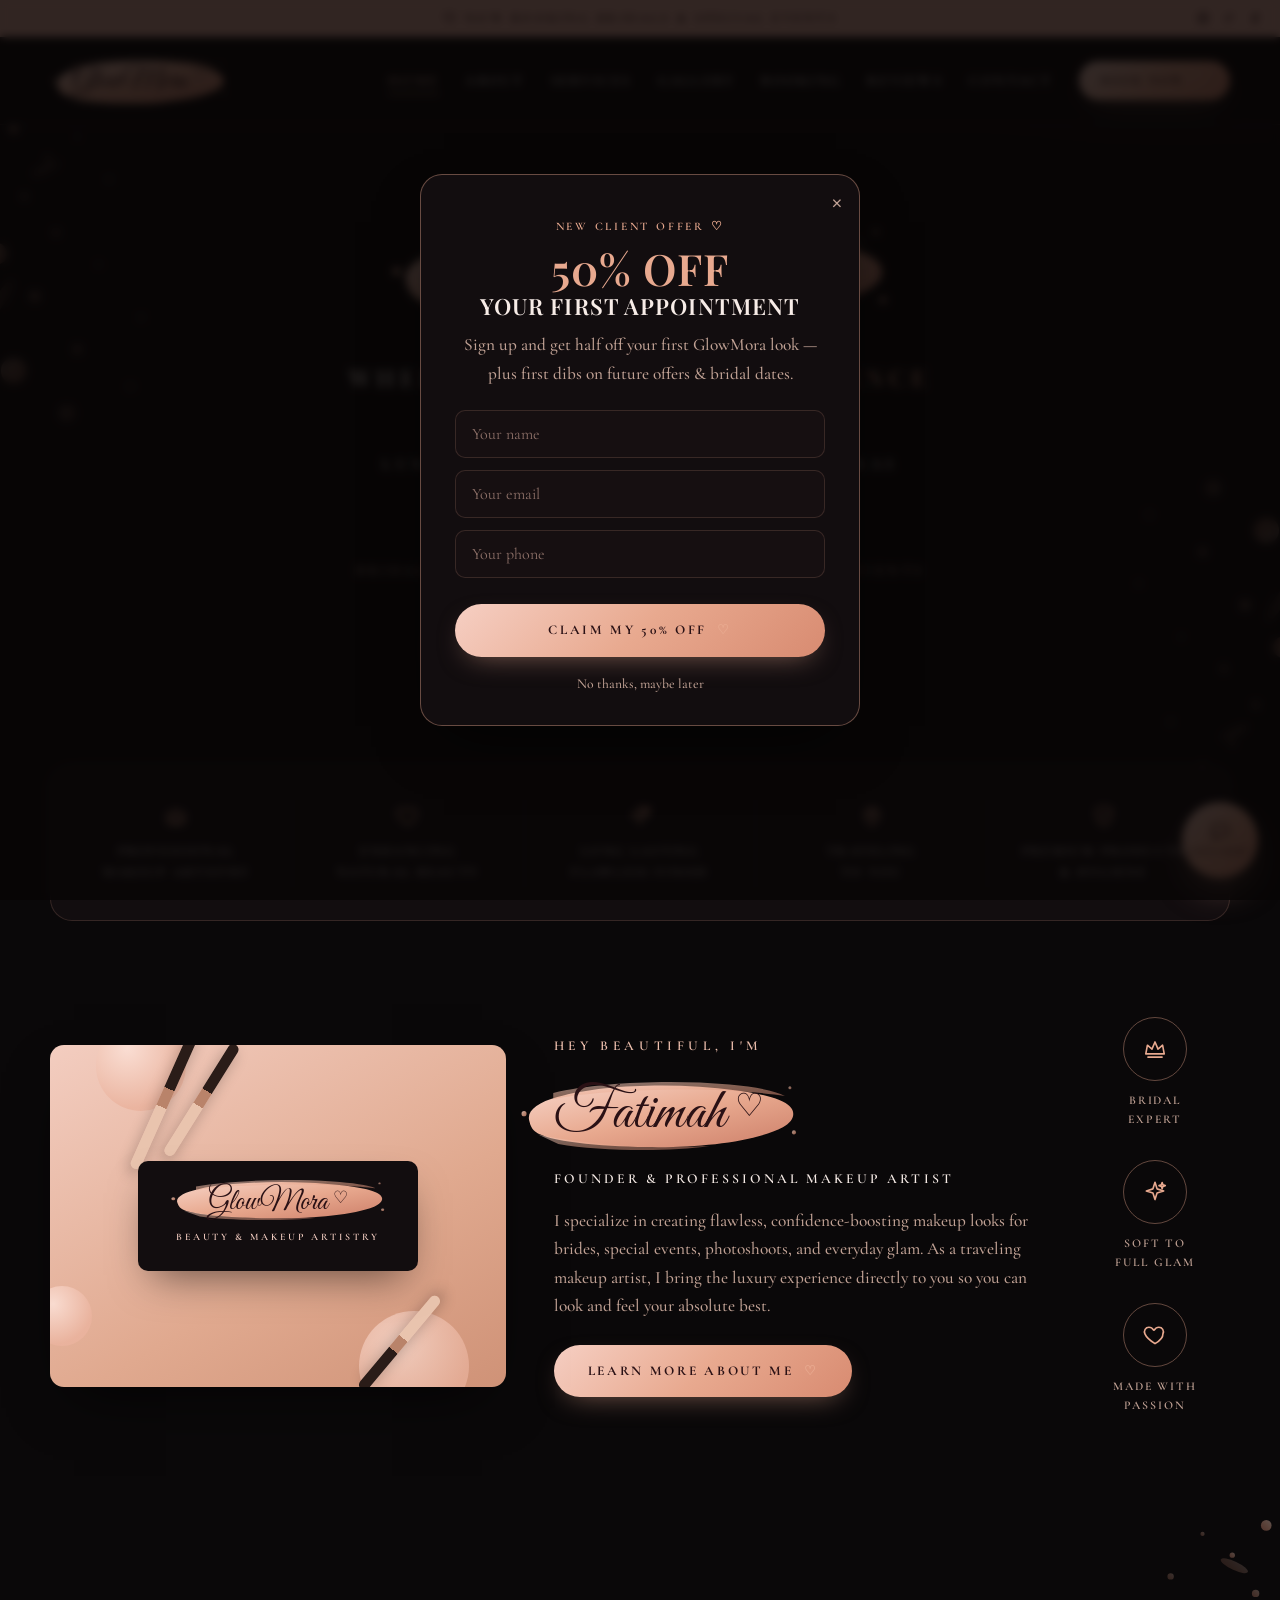
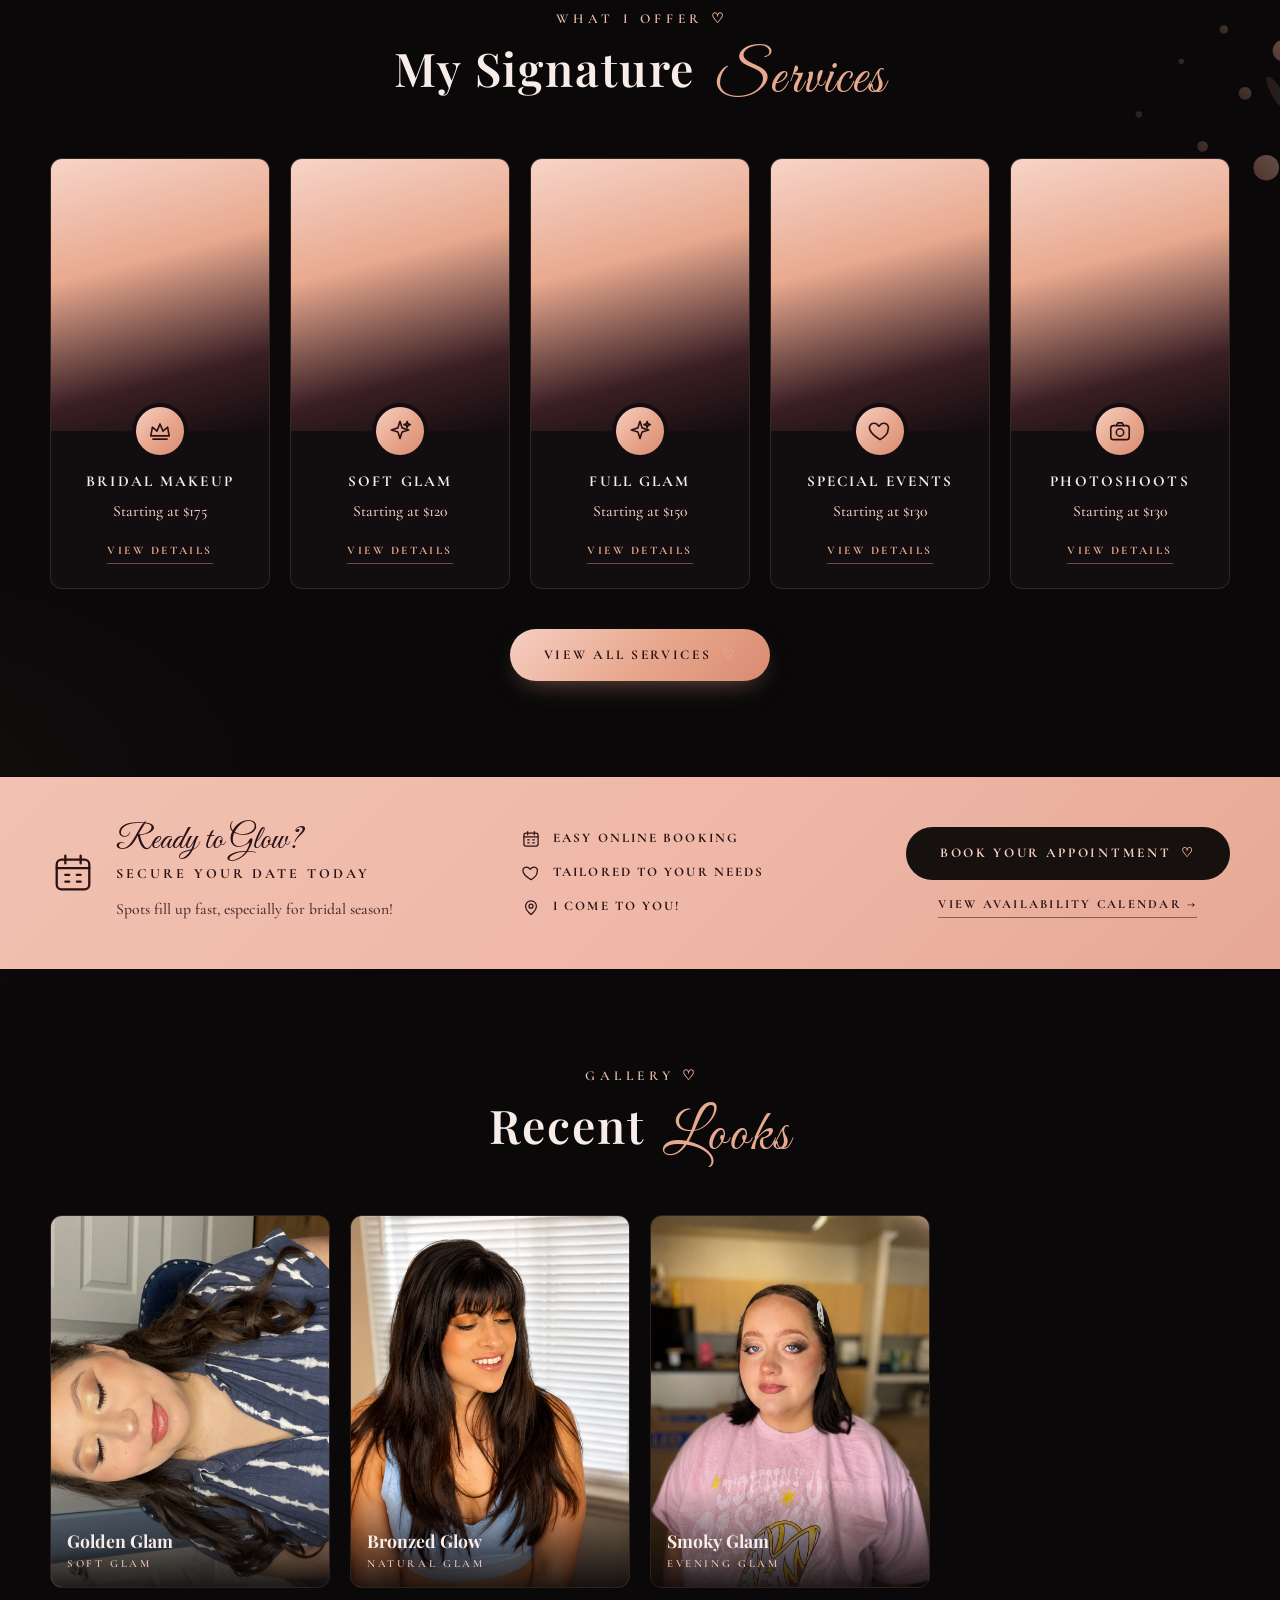
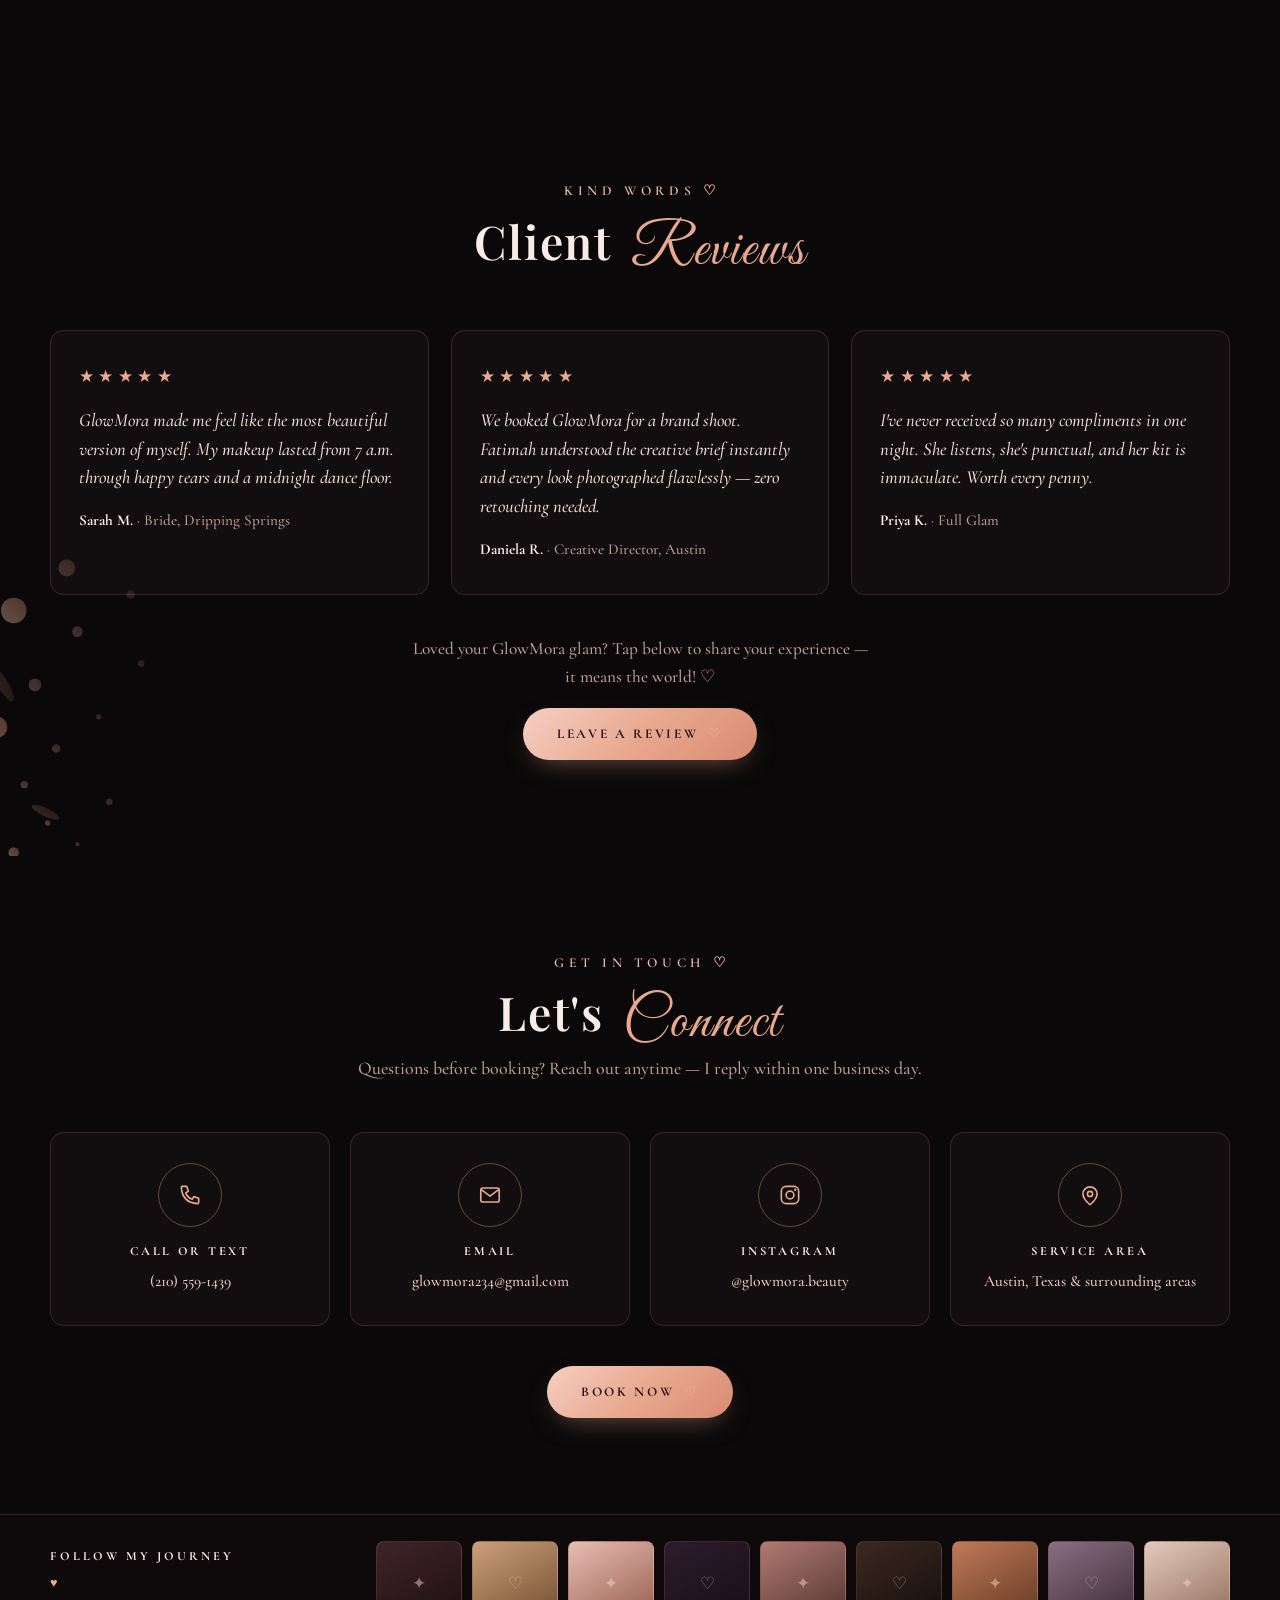
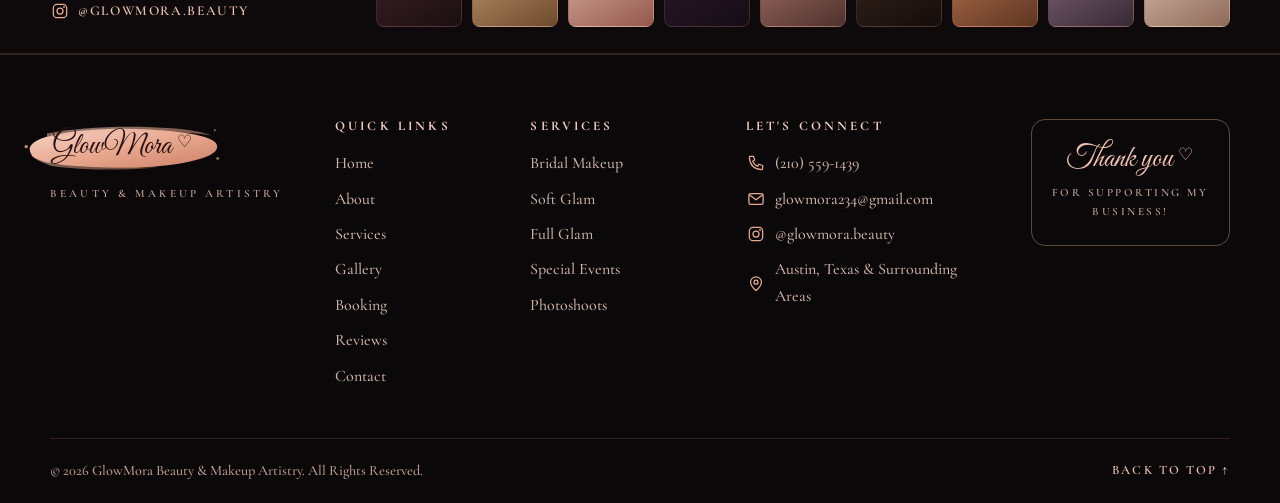
<file: index.html>
<!DOCTYPE html>
<html lang="en">
<head>
  <meta charset="UTF-8">
  <meta name="viewport" content="width=device-width, initial-scale=1.0">
  <!-- Google Analytics (GA4) -->
  <script async src="https://www.googletagmanager.com/gtag/js?id=G-BB0701KZY1"></script>
  <script>
    window.dataLayer = window.dataLayer || [];
    function gtag(){dataLayer.push(arguments);}
    gtag('js', new Date());
    gtag('config', 'G-BB0701KZY1');
  </script>
  <title>GlowMora Beauty — Luxury Makeup Artist in Austin, TX | Bridal · Glam · Photoshoots</title>
  <meta name="description" content="GlowMora Beauty & Makeup Artistry — luxury traveling makeup artist in Austin, Texas. Bridal, soft glam, full glam, special events & photoshoots. Where beauty meets confidence.">
  <link rel="icon" href="data:image/svg+xml,%3Csvg xmlns='http://www.w3.org/2000/svg' viewBox='0 0 64 64'%3E%3Crect width='64' height='64' rx='14' fill='%230a0809'/%3E%3Ctext x='32' y='44' font-family='Georgia' font-style='italic' font-size='34' fill='%23e8a98f' text-anchor='middle'%3EG%3C/text%3E%3C/svg%3E">
  <link rel="preconnect" href="https://fonts.googleapis.com">
  <link rel="preconnect" href="https://fonts.gstatic.com" crossorigin>
  <link href="https://fonts.googleapis.com/css2?family=Great+Vibes&family=Playfair+Display:ital,wght@0,400;0,500;0,600;0,700;1,500&family=Cormorant+Garamond:ital,wght@0,400;0,500;0,600;0,700;1,400;1,500&display=swap" rel="stylesheet">
  <link rel="stylesheet" href="styles.css">
</head>
<body>
  <a class="skip-link" href="#main">Skip to content</a>

  <!-- ====== SVG sprite: gradients, brush stroke, splatter, face line-art, icons ====== -->
  <svg xmlns="http://www.w3.org/2000/svg" width="0" height="0" style="position:absolute" aria-hidden="true">
    <defs>
      <linearGradient id="rg" x1="0" y1="0" x2="1" y2="1">
        <stop offset="0" stop-color="#f7d4c8"/>
        <stop offset=".5" stop-color="#e8a98f"/>
        <stop offset="1" stop-color="#cd7f69"/>
      </linearGradient>
    </defs>

    <symbol id="brush" viewBox="0 0 560 170" preserveAspectRatio="none">
      <g fill="url(#rg)">
        <path d="M22 96 C18 78 40 62 78 52 C150 32 260 26 360 32 C448 38 520 50 540 70 C552 82 548 98 526 110 C470 138 360 150 256 148 C160 146 60 138 34 118 C26 112 24 104 22 96 Z"/>
        <path d="M70 44 C160 24 300 18 420 28 C470 32 510 40 530 50 C480 42 380 36 290 38 C200 40 120 46 70 56 Z" opacity=".55"/>
        <path d="M40 124 C120 142 260 152 380 146 C300 158 160 156 80 142 Z" opacity=".5"/>
        <circle cx="12" cy="84" r="5" opacity=".8"/>
        <circle cx="548" cy="120" r="4" opacity=".7"/>
        <circle cx="540" cy="34" r="3" opacity=".6"/>
      </g>
    </symbol>

    <symbol id="splat" viewBox="0 0 320 320">
      <g fill="url(#rg)">
        <circle cx="30" cy="40" r="3"/><circle cx="60" cy="22" r="5" opacity=".8"/><circle cx="92" cy="50" r="2.5" opacity=".7"/>
        <circle cx="22" cy="90" r="7" opacity=".9"/><circle cx="70" cy="86" r="3.5" opacity=".6"/><circle cx="120" cy="30" r="2" opacity=".5"/>
        <circle cx="44" cy="140" r="10" opacity=".85"/><circle cx="100" cy="120" r="4" opacity=".5"/><circle cx="150" cy="70" r="3" opacity=".45"/>
        <circle cx="26" cy="200" r="5" opacity=".7"/><circle cx="80" cy="180" r="6" opacity=".55"/><circle cx="140" cy="150" r="2.5" opacity=".4"/>
        <circle cx="60" cy="250" r="12" opacity=".8"/><circle cx="120" cy="230" r="5" opacity=".5"/><circle cx="180" cy="200" r="3" opacity=".35"/>
        <circle cx="40" cy="300" r="6" opacity=".6"/><circle cx="110" cy="290" r="8" opacity=".45"/><circle cx="170" cy="265" r="4" opacity=".3"/>
        <ellipse cx="90" cy="60" rx="14" ry="4" transform="rotate(-25 90 60)" opacity=".35"/>
        <ellipse cx="50" cy="180" rx="18" ry="5" transform="rotate(-60 50 180)" opacity=".3"/>
      </g>
    </symbol>

    <symbol id="face" viewBox="0 0 440 560">
      <g fill="none" stroke="url(#rg)" stroke-linecap="round" stroke-linejoin="round">

        <!-- ══ BOLD BRUSH STROKE — upper left ══ -->
        <path stroke="url(#rg)" stroke-width="26" stroke-linecap="butt" fill="none" opacity=".38"
          d="M -12 105 C 18 92 55 88 90 98"/>
        <path stroke="url(#rg)" stroke-width="14" stroke-linecap="butt" fill="none" opacity=".60"
          d="M -8 120 C 25 107 60 105 92 113"/>
        <path stroke="url(#rg)" stroke-width="7"  stroke-linecap="round" fill="none" opacity=".48"
          d="M  0  133 C 32 121 64 119 90 126"/>
        <path stroke="url(#rg)" stroke-width="3"  stroke-linecap="round" fill="none" opacity=".34"
          d="M  6  143 C 36 133 65 131 88 137"/>

        <!-- ══ MASSIVE GLITTER CLOUD — upper right ══ -->
        <!-- core large blobs -->
        <circle fill="url(#rg)" stroke="none" cx="358" cy="68"  r="18" opacity=".44"/>
        <circle fill="url(#rg)" stroke="none" cx="396" cy="48"  r="15" opacity=".50"/>
        <circle fill="url(#rg)" stroke="none" cx="376" cy="98"  r="14" opacity=".52"/>
        <circle fill="url(#rg)" stroke="none" cx="418" cy="70"  r="13" opacity=".46"/>
        <circle fill="url(#rg)" stroke="none" cx="402" cy="28"  r="12" opacity=".52"/>
        <circle fill="url(#rg)" stroke="none" cx="432" cy="50"  r="13" opacity=".40"/>
        <circle fill="url(#rg)" stroke="none" cx="426" cy="104" r="11" opacity=".48"/>
        <circle fill="url(#rg)" stroke="none" cx="336" cy="50"  r="10" opacity=".40"/>
        <circle fill="url(#rg)" stroke="none" cx="330" cy="94"  r="12" opacity=".38"/>
        <!-- mid layer -->
        <circle fill="url(#rg)" stroke="none" cx="364" cy="34"  r="8"  opacity=".70"/>
        <circle fill="url(#rg)" stroke="none" cx="440" cy="82"  r="8"  opacity=".62"/>
        <circle fill="url(#rg)" stroke="none" cx="312" cy="66"  r="7"  opacity=".54"/>
        <circle fill="url(#rg)" stroke="none" cx="348" cy="118" r="8"  opacity=".50"/>
        <circle fill="url(#rg)" stroke="none" cx="412" cy="122" r="7"  opacity=".46"/>
        <circle fill="url(#rg)" stroke="none" cx="440" cy="34"  r="6"  opacity=".54"/>
        <circle fill="url(#rg)" stroke="none" cx="390" cy="132" r="6"  opacity=".46"/>
        <circle fill="url(#rg)" stroke="none" cx="440" cy="116" r="7"  opacity=".38"/>
        <circle fill="url(#rg)" stroke="none" cx="318" cy="36"  r="6"  opacity=".62"/>
        <circle fill="url(#rg)" stroke="none" cx="300" cy="86"  r="5"  opacity=".48"/>
        <circle fill="url(#rg)" stroke="none" cx="352" cy="20"  r="5"  opacity=".60"/>
        <circle fill="url(#rg)" stroke="none" cx="420" cy="18"  r="5"  opacity=".52"/>
        <!-- scatter dots -->
        <circle fill="url(#rg)" stroke="none" cx="294" cy="52"  r="4"  opacity=".56"/>
        <circle fill="url(#rg)" stroke="none" cx="384" cy="144" r="4"  opacity=".52"/>
        <circle fill="url(#rg)" stroke="none" cx="430" cy="138" r="3.5" opacity=".46"/>
        <circle fill="url(#rg)" stroke="none" cx="308" cy="116" r="3.5" opacity=".44"/>
        <circle fill="url(#rg)" stroke="none" cx="284" cy="70"  r="3.5" opacity=".50"/>
        <circle fill="url(#rg)" stroke="none" cx="338" cy="12"  r="3"  opacity=".56"/>
        <circle fill="url(#rg)" stroke="none" cx="412" cy="8"   r="3"  opacity=".50"/>
        <circle fill="url(#rg)" stroke="none" cx="268" cy="88"  r="2.5" opacity=".42"/>
        <circle fill="url(#rg)" stroke="none" cx="440" cy="158" r="3"  opacity=".34"/>
        <circle fill="url(#rg)" stroke="none" cx="396" cy="154" r="2.5" opacity=".42"/>
        <circle fill="url(#rg)" stroke="none" cx="276" cy="50"  r="2"  opacity=".46"/>
        <circle fill="url(#rg)" stroke="none" cx="326" cy="130" r="2.5" opacity=".40"/>
        <!-- big star sparkles -->
        <path fill="url(#rg)" stroke="none" opacity=".98"
          d="M 372 42 l 6 16 16 6 -16 6 -6 16 -6 -16 -16 -6 16 -6 Z"/>
        <path fill="url(#rg)" stroke="none" opacity=".92"
          d="M 410 78 l 4.2 11.4 11.4 4.2 -11.4 4.2 -4.2 11.4 -4.2 -11.4 -11.4 -4.2 11.4 -4.2 Z"/>
        <path fill="url(#rg)" stroke="none" opacity=".80"
          d="M 338 76 l 3 8 8 3 -8 3 -3 8 -3 -8 -8 -3 8 -3 Z"/>
        <path fill="url(#rg)" stroke="none" opacity=".74"
          d="M 424 44 l 2.6 7 7 2.6 -7 2.6 -2.6 7 -2.6 -7 -7 -2.6 7 -2.6 Z"/>
        <path fill="url(#rg)" stroke="none" opacity=".64"
          d="M 354 130 l 2 5.5 5.5 2 -5.5 2 -2 5.5 -2 -5.5 -5.5 -2 5.5 -2 Z"/>

        <!-- ══ HAIR ══ -->
        <path stroke-width="3.2" d="M 165 52 C 210 32 272 28 318 46 C 360 62 386 96 390 140 C 394 184 378 230 360 270 C 342 310 322 348 317 392"/>
        <path stroke-width="3.2" d="M 165 52 C 134 64 106 86 90 118 C 76 148 76 184 86 218"/>
        <path stroke-width="2"   opacity=".65" d="M 172 50 C 220 28 278 24 322 42"/>
        <path stroke-width="1.5" opacity=".50" d="M 186 48 C 236 24 297 20 344 38"/>
        <path stroke-width="1.2" opacity=".38" d="M 200 48 C 254 22 318 18 364 38"/>

        <!-- ══ FACE CONTOUR ══ -->
        <path stroke-width="3.2" d="M 86 218 C 80 250 78 284 86 313 C 94 342 112 364 136 378 C 160 392 188 394 213 386 C 238 378 254 358 262 333 C 270 308 266 280 254 256"/>

        <!-- ══ NECK ══ -->
        <path stroke-width="2.8" d="M 156 378 C 150 404 146 432 148 460 L 150 486"/>
        <path stroke-width="2.8" d="M 206 388 C 213 414 216 442 214 466 L 212 486"/>
        <path stroke-width="1.6" opacity=".36" d="M 103 490 L 150 490 M 212 490 L 344 490"/>

        <!-- ══ EYEBROW — very bold ══ -->
        <path stroke-width="8" stroke-linecap="round"
          d="M 88 200 C 116 164 162 152 210 162 C 235 168 250 184 240 197"/>
        <path stroke-width="3.5" stroke-linecap="round" opacity=".35"
          d="M 86 206 C 114 169 161 156 210 166 C 236 172 251 188 240 202"/>

        <!-- ══ EYE ══ -->
        <path stroke-width="4.2"
          d="M 92 224 C 124 204 170 198 218 208 C 240 214 249 230 234 246 C 202 264 154 266 104 249 C 91 243 88 232 92 224 Z"/>
        <ellipse cx="166" cy="224" rx="22" ry="18" stroke-width="3"   opacity=".90"/>
        <ellipse cx="166" cy="224" rx="11" ry="10" stroke-width="2.2" opacity=".72"/>
        <circle  cx="158" cy="218" r="5" fill="url(#rg)" stroke="none" opacity=".80"/>

        <!-- ══ LASHES — dramatic thick waterfall ══ -->
        <path stroke-width="4.5" d="M  98 246 C  88 280  76 316  64 350"/>
        <path stroke-width="4.8" d="M 116 257 C 106 293  98 330  92 366"/>
        <path stroke-width="5"   d="M 135 263 C 127 301 121 338 119 372"/>
        <path stroke-width="5.2" d="M 154 268 C 148 307 145 344 145 378"/>
        <path stroke-width="5.2" d="M 174 269 C 171 308 170 345 172 379"/>
        <path stroke-width="5"   d="M 193 267 C 194 306 198 342 205 376"/>
        <path stroke-width="4.8" d="M 212 261 C 216 299 224 335 234 368"/>
        <path stroke-width="4.5" d="M 228 252 C 235 289 246 324 259 356"/>
        <path stroke-width="4"   d="M 242 241 C 252 278 265 312 280 343"/>

        <!-- lower lashes -->
        <path stroke-width="1.8" opacity=".50" d="M 120 252 L 115 270"/>
        <path stroke-width="1.8" opacity=".50" d="M 146 261 L 141 279"/>
        <path stroke-width="1.7" opacity=".44" d="M 174 266 L 170 284"/>

        <!-- ══ NOSE ══ -->
        <path stroke-width="2.8" d="M 148 290 C 138 310 128 332 126 350 C 124 364 131 376 145 380 C 159 383 175 376 182 362"/>
        <path stroke-width="2"   opacity=".62" d="M 142 377 C 150 387 164 390 175 386 C 186 382 191 370 188 358"/>

        <!-- ══ LIPS ══ -->
        <path stroke-width="3.8" d="M 126 406 C 141 390 160 385 181 387 C 202 389 220 402 228 417"/>
        <path stroke-width="2.7" d="M 126 406 C 137 395 154 391 167 392"/>
        <path stroke-width="3.6" d="M 126 406 C 135 428 154 440 178 440 C 201 440 220 427 228 411 L 228 417"/>
        <path stroke-width="2.2" opacity=".68" d="M 126 406 C 157 414 197 413 228 406"/>

        <!-- ══ SPARKLES near brow ══ -->
        <path fill="url(#rg)" stroke="none" opacity=".94"
          d="M 262 176 l 4.5 12 12 4.5 -12 4.5 -4.5 12 -4.5 -12 -12 -4.5 12 -4.5 Z"/>
        <path fill="url(#rg)" stroke="none" opacity=".78"
          d="M 290 210 l 2.8 7.5 7.5 2.8 -7.5 2.8 -2.8 7.5 -2.8 -7.5 -7.5 -2.8 7.5 -2.8 Z"/>
        <circle fill="url(#rg)" stroke="none" cx="248" cy="152" r="5"   opacity=".68"/>
        <circle fill="url(#rg)" stroke="none" cx="278" cy="166" r="3"   opacity=".50"/>
        <circle fill="url(#rg)" stroke="none" cx="272" cy="143" r="2.2" opacity=".40"/>
      </g>
    </symbol>

    <symbol id="i-crown" viewBox="0 0 24 24"><path d="M3.5 16.5 5 8.5l4.2 3.6L12 5.5l2.8 6.6L19 8.5l1.5 8z"/><path d="M5.5 19.5h13"/></symbol>
    <symbol id="i-heart" viewBox="0 0 24 24"><path d="M12 20s-7.5-4.6-9.3-9C1.4 7.8 3.2 4.9 6.4 4.9c2 0 3.4 1.1 4.1 2.3.2.4.8.4 1 0 .7-1.2 2.1-2.3 4.1-2.3 3.2 0 5 2.9 3.7 6.1C19.5 15.4 12 20 12 20z"/></symbol>
    <symbol id="i-sparkle" viewBox="0 0 24 24"><path d="M12 3l1.9 6.1L20 11l-6.1 1.9L12 19l-1.9-6.1L4 11l6.1-1.9z"/><path d="M18.6 3.2l.7 2.2 2.2.7-2.2.7-.7 2.2-.7-2.2-2.2-.7 2.2-.7z"/></symbol>
    <symbol id="i-pin" viewBox="0 0 24 24"><path d="M12 21s-6.5-5.5-6.5-10A6.5 6.5 0 0 1 18.5 11c0 4.5-6.5 10-6.5 10z"/><circle cx="12" cy="11" r="2.4"/></symbol>
    <symbol id="i-shield" viewBox="0 0 24 24"><path d="M12 3l7 2.6v5.1c0 4.6-3 8.6-7 10.3-4-1.7-7-5.7-7-10.3V5.6z"/><path d="M9 11.5l2.1 2.1L15.5 9"/></symbol>
    <symbol id="i-cal" viewBox="0 0 24 24"><rect x="3.5" y="5" width="17" height="15.5" rx="2.5"/><path d="M3.5 9.5h17M8 3v4M16 3v4"/><path d="M8 13h2M14 13h2M8 16.5h2M14 16.5h2"/></symbol>
    <symbol id="i-clock" viewBox="0 0 24 24"><circle cx="12" cy="12" r="8.5"/><path d="M12 7.5V12l3 2"/></symbol>
    <symbol id="i-lock" viewBox="0 0 24 24"><rect x="5.5" y="10.5" width="13" height="9.5" rx="2"/><path d="M8.5 10.5V8a3.5 3.5 0 0 1 7 0v2.5"/></symbol>
    <symbol id="i-phone" viewBox="0 0 24 24"><path d="M5 4h4l1.5 4.5L8 10c1 2.5 3.5 5 6 6l1.5-2.5L20 15v4c0 .6-.4 1-1 1C9.6 19.4 4.6 14.4 4 5c0-.6.4-1 1-1z"/></symbol>
    <symbol id="i-mail" viewBox="0 0 24 24"><rect x="3.5" y="5.5" width="17" height="13" rx="2"/><path d="M4 7l8 6 8-6"/></symbol>
    <symbol id="i-ig" viewBox="0 0 24 24"><rect x="4" y="4" width="16" height="16" rx="4.5"/><circle cx="12" cy="12" r="3.6"/><circle cx="16.8" cy="7.2" r="1.1" fill="currentColor" stroke="none"/></symbol>
    <symbol id="i-tiktok" viewBox="0 0 24 24"><path d="M14 4v9.5a3.8 3.8 0 1 1-3.2-3.7"/><path d="M14 5.5c.7 2 2.3 3.3 4.5 3.5"/></symbol>
    <symbol id="i-fb" viewBox="0 0 24 24"><path d="M13.5 21v-7h2.4l.5-3h-2.9V9.2c0-.9.3-1.5 1.6-1.5h1.4V5.1C16.2 5 15.3 5 14.4 5 12 5 10.4 6.4 10.4 9v2H8v3h2.4v7"/></symbol>
    <symbol id="i-camera" viewBox="0 0 24 24"><rect x="3.5" y="7" width="17" height="13" rx="2.5"/><path d="M8.5 7l1.5-2.5h4L15.5 7"/><circle cx="12" cy="13.3" r="3.4"/></symbol>
    <symbol id="i-clip" viewBox="0 0 24 24"><rect x="5.5" y="5" width="13" height="16" rx="2"/><path d="M9 5a3 3 0 0 1 6 0"/><path d="M8.5 10.5h7M8.5 14h7M8.5 17.5h4"/></symbol>
    <symbol id="i-chat" viewBox="0 0 24 24"><path d="M4 6.5A2.5 2.5 0 0 1 6.5 4h11A2.5 2.5 0 0 1 20 6.5v7a2.5 2.5 0 0 1-2.5 2.5H10l-4.5 4v-4H6.5A2.5 2.5 0 0 1 4 13.5z"/></symbol>
  </svg>

  <!-- ====== ANNOUNCEMENT BAR ====== -->
  <div class="announce">
    <span class="announce-msg"><svg class="ic ic-xs"><use href="#i-heart"/></svg> Now booking bridals &amp; special events</span>
    <span class="announce-social">
      <a href="https://instagram.com/glowmora.beauty" target="_blank" rel="noopener" aria-label="Instagram"><svg class="ic ic-xs"><use href="#i-ig"/></svg></a>
      <a href="https://tiktok.com" target="_blank" rel="noopener" aria-label="TikTok"><svg class="ic ic-xs"><use href="#i-tiktok"/></svg></a>
      <a href="https://facebook.com" target="_blank" rel="noopener" aria-label="Facebook"><svg class="ic ic-xs"><use href="#i-fb"/></svg></a>
    </span>
  </div>

  <!-- ====== HEADER ====== -->
  <header class="site-header" id="top">
    <div class="container nav-inner">
      <a class="logo" href="index.html">
        <svg class="brush brush-logo" viewBox="0 0 560 170" preserveAspectRatio="none" aria-hidden="true"><use href="#brush"/></svg>
        <span class="logo-script">GlowMora <span class="logo-heart">♡</span></span>
      </a>
      <button class="nav-toggle" aria-expanded="false" aria-controls="nav-links" aria-label="Open menu">
        <span></span><span></span>
      </button>
      <nav>
        <ul class="nav-links" id="nav-links">
          <li><a class="active" href="index.html">Home</a></li>
          <li><a href="#about">About</a></li>
          <li><a href="#services">Services</a></li>
          <li><a href="#gallery">Gallery</a></li>
          <li><a href="booking.html">Booking</a></li>
          <li><a href="#reviews">Reviews</a></li>
          <li><a href="#contact">Contact</a></li>
          <li><a class="btn btn-rose btn-small" href="booking.html">Book Now <span class="heart">♡</span></a></li>
        </ul>
      </nav>
    </div>
  </header>

  <main id="main">

    <!-- ====== HERO ====== -->
    <section class="hero">
      <svg class="splat splat-tl" aria-hidden="true"><use href="#splat"/></svg>
      <svg class="splat splat-br" aria-hidden="true"><use href="#splat"/></svg>
      <div class="container hero-inner">
        <div class="hero-copy">
          <div class="brush-title">
            <svg class="brush" viewBox="0 0 560 170" preserveAspectRatio="none" aria-hidden="true"><use href="#brush"/></svg>
            <h1 class="script-xl">GlowMora <span class="logo-heart">♡</span></h1>
          </div>
          <p class="hero-tag">Where <em>beauty</em> meets <em>confidence</em></p>
          <div class="heart-divider" aria-hidden="true"><span></span><svg class="ic ic-xs"><use href="#i-heart"/></svg><span></span></div>
          <p class="hero-line">Luxury makeup services in Austin, Texas</p>
          <p class="hero-script">Traveling Makeup Artist</p>
          <p class="hero-services">Bridal <i>•</i> Soft Glam <i>•</i> Full Glam <i>•</i> Special Events</p>
          <div class="hero-ctas">
            <a class="btn btn-rose" href="booking.html">Book Now <span class="heart">♡</span></a>
            <a class="btn btn-line" href="#gallery">View Portfolio</a>
          </div>
        </div>
      </div>
    </section>

    <!-- ====== FEATURE STRIP ====== -->
    <div class="container">
      <ul class="features reveal">
        <li><svg class="ic"><use href="#i-crown"/></svg><span>Professional<br>Makeup Artistry</span></li>
        <li><svg class="ic"><use href="#i-heart"/></svg><span>Enhancing<br>Natural Beauty</span></li>
        <li><svg class="ic"><use href="#i-sparkle"/></svg><span>Long Lasting<br>Flawless Finish</span></li>
        <li><svg class="ic"><use href="#i-pin"/></svg><span>Traveling<br>To You</span></li>
        <li><svg class="ic"><use href="#i-shield"/></svg><span>Premium Products<br>&amp; Hygiene</span></li>
      </ul>
    </div>

    <!-- ====== ABOUT ====== -->
    <section class="section about" id="about">
      <div class="container about-inner">
        <div class="about-art reveal" aria-hidden="true">
          <!-- Replace this block with a photo:
               <img class="about-photo" src="images/flatlay.jpg" alt="GlowMora makeup kit"> -->
          <div class="flatlay">
            <span class="flatlay-dot d1"></span><span class="flatlay-dot d2"></span><span class="flatlay-dot d3"></span>
            <span class="flatlay-brush b1"></span><span class="flatlay-brush b2"></span><span class="flatlay-brush b3"></span>
            <div class="flatlay-card">
              <svg class="brush brush-card" viewBox="0 0 560 170" preserveAspectRatio="none" aria-hidden="true"><use href="#brush"/></svg>
              <span class="script-md">GlowMora <span class="logo-heart">♡</span></span>
              <small>Beauty &amp; Makeup Artistry</small>
            </div>
          </div>
        </div>
        <div class="about-copy">
          <p class="eyebrow reveal">Hey beautiful, I'm</p>
          <div class="brush-title brush-title-left reveal">
            <svg class="brush" viewBox="0 0 560 170" preserveAspectRatio="none" aria-hidden="true"><use href="#brush"/></svg>
            <h2 class="script-lg">Fatimah <span class="logo-heart">♡</span></h2>
          </div>
          <p class="role-line reveal">Founder &amp; Professional Makeup Artist</p>
          <p class="reveal">
            I specialize in creating flawless, confidence-boosting makeup looks for brides,
            special events, photoshoots, and everyday glam. As a traveling makeup artist,
            I bring the luxury experience directly to you so you can look and feel your
            absolute best.
          </p>
          <a class="btn btn-rose reveal" href="#contact">Learn More About Me <span class="heart">♡</span></a>
        </div>
        <ul class="about-badges reveal">
          <li><span class="badge-ring"><svg class="ic"><use href="#i-crown"/></svg></span><span>Bridal<br>Expert</span></li>
          <li><span class="badge-ring"><svg class="ic"><use href="#i-sparkle"/></svg></span><span>Soft to<br>Full Glam</span></li>
          <li><span class="badge-ring"><svg class="ic"><use href="#i-heart"/></svg></span><span>Made with<br>Passion</span></li>
        </ul>
      </div>
    </section>

    <!-- ====== SERVICES ====== -->
    <section class="section services" id="services">
      <svg class="splat splat-tr" aria-hidden="true"><use href="#splat"/></svg>
      <div class="container">
        <div class="section-head center">
          <p class="eyebrow reveal">What I offer <span class="heart">♡</span></p>
          <h2 class="serif-script reveal">My Signature <span class="script-accent">Services</span></h2>
        </div>
        <div class="services-grid">
          <!-- Replace each .card-photo div with: <img class="card-photo" src="images/bridal.jpg" alt="Bridal makeup look"> -->
          <article class="service-card reveal">
            <div class="card-photo ph-1" aria-hidden="true"></div>
            <span class="card-icon"><svg class="ic"><use href="#i-crown"/></svg></span>
            <h3>Bridal Makeup</h3>
            <p class="card-price">Starting at $175</p>
            <a class="card-link" href="booking.html">View Details</a>
          </article>
          <article class="service-card reveal">
            <div class="card-photo ph-2" aria-hidden="true"></div>
            <span class="card-icon"><svg class="ic"><use href="#i-sparkle"/></svg></span>
            <h3>Soft Glam</h3>
            <p class="card-price">Starting at $120</p>
            <a class="card-link" href="booking.html">View Details</a>
          </article>
          <article class="service-card reveal">
            <div class="card-photo ph-3" aria-hidden="true"></div>
            <span class="card-icon"><svg class="ic"><use href="#i-sparkle"/></svg></span>
            <h3>Full Glam</h3>
            <p class="card-price">Starting at $150</p>
            <a class="card-link" href="booking.html">View Details</a>
          </article>
          <article class="service-card reveal">
            <div class="card-photo ph-4" aria-hidden="true"></div>
            <span class="card-icon"><svg class="ic"><use href="#i-heart"/></svg></span>
            <h3>Special Events</h3>
            <p class="card-price">Starting at $130</p>
            <a class="card-link" href="booking.html">View Details</a>
          </article>
          <article class="service-card reveal">
            <div class="card-photo ph-5" aria-hidden="true"></div>
            <span class="card-icon"><svg class="ic"><use href="#i-camera"/></svg></span>
            <h3>Photoshoots</h3>
            <p class="card-price">Starting at $130</p>
            <a class="card-link" href="booking.html">View Details</a>
          </article>
        </div>
        <div class="center-cta reveal">
          <a class="btn btn-rose" href="booking.html">View All Services <span class="heart">♡</span></a>
        </div>
      </div>
    </section>

    <!-- ====== READY TO GLOW BAND ====== -->
    <section class="glow-band">
      <div class="container glow-inner">
        <div class="glow-left">
          <svg class="ic ic-lg"><use href="#i-cal"/></svg>
          <div>
            <p class="script-md dark">Ready to Glow?</p>
            <p class="glow-label">Secure your date today</p>
            <p class="glow-note">Spots fill up fast, especially for bridal season!</p>
          </div>
        </div>
        <ul class="glow-list">
          <li><svg class="ic ic-sm"><use href="#i-cal"/></svg> Easy online booking</li>
          <li><svg class="ic ic-sm"><use href="#i-heart"/></svg> Tailored to your needs</li>
          <li><svg class="ic ic-sm"><use href="#i-pin"/></svg> I come to you!</li>
        </ul>
        <div class="glow-cta">
          <a class="btn btn-dark" href="booking.html">Book Your Appointment <span class="heart">♡</span></a>
          <a class="glow-link" href="booking.html">View availability calendar →</a>
        </div>
      </div>
    </section>

    <!-- ====== GALLERY ====== -->
    <section class="section portfolio" id="gallery">
      <div class="container">
        <div class="section-head center">
          <p class="eyebrow reveal">Gallery <span class="heart">♡</span></p>
          <h2 class="serif-script reveal">Recent <span class="script-accent">Looks</span></h2>
        </div>
        <!-- ====== GALLERY PHOTOS — managed in Pages CMS via data/gallery.json.
             The tiles below are the default/fallback; script.js re-renders this
             grid from gallery.json so edits in the CMS show up automatically. ====== -->
        <div class="gallery" id="gallery-grid">
          <figure class="tile reveal">
            <img class="tile-art" src="images/gallery-gold-glam.jpg" alt="Soft glam makeup with gold shimmer eyeshadow and a glossy coral lip" loading="lazy">
            <figcaption><strong>Golden Glam</strong><span>Soft Glam</span></figcaption>
          </figure>
          <figure class="tile reveal">
            <img class="tile-art" src="images/gallery-bronzed-glow.jpg" alt="Bronzed natural glam makeup with warm tones and radiant, glowing skin" loading="lazy">
            <figcaption><strong>Bronzed Glow</strong><span>Natural Glam</span></figcaption>
          </figure>
          <figure class="tile reveal">
            <img class="tile-art" src="images/gallery-smoky-glam.jpg" alt="Smoky eye glam makeup with defined liner and a soft mauve lip" loading="lazy">
            <figcaption><strong>Smoky Glam</strong><span>Evening Glam</span></figcaption>
          </figure>
        </div>
      </div>
    </section>

    <!-- ====== REVIEWS ====== -->
    <section class="section testimonials" id="reviews">
      <svg class="splat splat-bl" aria-hidden="true"><use href="#splat"/></svg>
      <div class="container">
        <div class="section-head center">
          <p class="eyebrow reveal">Kind words <span class="heart">♡</span></p>
          <h2 class="serif-script reveal">Client <span class="script-accent">Reviews</span></h2>
        </div>
        <div class="quotes-grid">
          <article class="quote-card reveal">
            <div class="stars" aria-label="5 out of 5 stars">★★★★★</div>
            <blockquote>GlowMora made me feel like the most beautiful version of myself. My makeup lasted from 7&nbsp;a.m. through happy tears and a midnight dance floor.</blockquote>
            <p class="quote-meta"><strong>Sarah M.</strong> · Bride, Dripping Springs</p>
          </article>
          <article class="quote-card reveal">
            <div class="stars" aria-label="5 out of 5 stars">★★★★★</div>
            <blockquote>We booked GlowMora for a brand shoot. Fatimah understood the creative brief instantly and every look photographed flawlessly — zero retouching needed.</blockquote>
            <p class="quote-meta"><strong>Daniela R.</strong> · Creative Director, Austin</p>
          </article>
          <article class="quote-card reveal">
            <div class="stars" aria-label="5 out of 5 stars">★★★★★</div>
            <blockquote>I've never received so many compliments in one night. She listens, she's punctual, and her kit is immaculate. Worth every penny.</blockquote>
            <p class="quote-meta"><strong>Priya K.</strong> · Full Glam</p>
          </article>
        </div>
        <div class="center-cta review-cta reveal">
          <p>Loved your GlowMora glam? Tap below to share your experience — it means the world! <span class="heart">♡</span></p>
          <a class="btn btn-rose" href="https://docs.google.com/forms/d/e/1FAIpQLSezCoPG68daoVlsuUpQyslEuUObox_wB6evByW04YErevO5lw/viewform" target="_blank" rel="noopener">Leave a Review <span class="heart">♡</span></a>
        </div>
      </div>
    </section>

    <!-- ====== CONTACT ====== -->
    <section class="section contact" id="contact">
      <div class="container">
        <div class="section-head center">
          <p class="eyebrow reveal">Get in touch <span class="heart">♡</span></p>
          <h2 class="serif-script reveal">Let's <span class="script-accent">Connect</span></h2>
          <p class="lede reveal">Questions before booking? Reach out anytime — I reply within one business day.</p>
        </div>
        <ul class="contact-cards">
          <li class="reveal"><span class="badge-ring"><svg class="ic"><use href="#i-phone"/></svg></span><strong>Call or Text</strong><a href="tel:+12105591439">(210) 559-1439</a></li>
          <li class="reveal"><span class="badge-ring"><svg class="ic"><use href="#i-mail"/></svg></span><strong>Email</strong><a href="mailto:glowmora234@gmail.com">glowmora234@gmail.com</a></li>
          <li class="reveal"><span class="badge-ring"><svg class="ic"><use href="#i-ig"/></svg></span><strong>Instagram</strong><a href="https://instagram.com/glowmora.beauty" target="_blank" rel="noopener">@glowmora.beauty</a></li>
          <li class="reveal"><span class="badge-ring"><svg class="ic"><use href="#i-pin"/></svg></span><strong>Service Area</strong><span>Austin, Texas &amp; surrounding areas</span></li>
        </ul>
        <div class="center-cta reveal">
          <a class="btn btn-rose" href="booking.html">Book Now <span class="heart">♡</span></a>
        </div>
      </div>
    </section>

    <!-- ====== INSTAGRAM STRIP ====== -->
    <section class="ig-strip">
      <div class="container ig-inner">
        <div class="ig-label">
          <p>Follow my journey</p>
          <span class="heart">♥</span>
          <a href="https://instagram.com/glowmora.beauty" target="_blank" rel="noopener"><svg class="ic ic-sm"><use href="#i-ig"/></svg> @glowmora.beauty</a>
        </div>
        <div class="ig-row" aria-hidden="true">
          <a class="ig-tile g1" href="https://instagram.com/glowmora.beauty" target="_blank" rel="noopener" tabindex="-1"><span>✦</span></a>
          <a class="ig-tile g2" href="https://instagram.com/glowmora.beauty" target="_blank" rel="noopener" tabindex="-1"><span>♡</span></a>
          <a class="ig-tile g3" href="https://instagram.com/glowmora.beauty" target="_blank" rel="noopener" tabindex="-1"><span>✦</span></a>
          <a class="ig-tile g4" href="https://instagram.com/glowmora.beauty" target="_blank" rel="noopener" tabindex="-1"><span>♡</span></a>
          <a class="ig-tile g5" href="https://instagram.com/glowmora.beauty" target="_blank" rel="noopener" tabindex="-1"><span>✦</span></a>
          <a class="ig-tile g6" href="https://instagram.com/glowmora.beauty" target="_blank" rel="noopener" tabindex="-1"><span>♡</span></a>
          <a class="ig-tile g7" href="https://instagram.com/glowmora.beauty" target="_blank" rel="noopener" tabindex="-1"><span>✦</span></a>
          <a class="ig-tile g8" href="https://instagram.com/glowmora.beauty" target="_blank" rel="noopener" tabindex="-1"><span>♡</span></a>
          <a class="ig-tile g9" href="https://instagram.com/glowmora.beauty" target="_blank" rel="noopener" tabindex="-1"><span>✦</span></a>
        </div>
      </div>
    </section>
  </main>

  <!-- ====== FOOTER ====== -->
  <footer class="site-footer">
    <div class="container footer-inner">
      <div class="footer-brand">
        <div class="brush-title brush-title-left">
          <svg class="brush" viewBox="0 0 560 170" preserveAspectRatio="none" aria-hidden="true"><use href="#brush"/></svg>
          <span class="script-md">GlowMora <span class="logo-heart">♡</span></span>
        </div>
        <p class="footer-tag">Beauty &amp; Makeup Artistry</p>
      </div>
      <nav class="footer-col" aria-label="Quick links">
        <h4>Quick Links</h4>
        <a href="index.html">Home</a>
        <a href="#about">About</a>
        <a href="#services">Services</a>
        <a href="#gallery">Gallery</a>
        <a href="booking.html">Booking</a>
        <a href="#reviews">Reviews</a>
        <a href="#contact">Contact</a>
      </nav>
      <div class="footer-col">
        <h4>Services</h4>
        <a href="booking.html">Bridal Makeup</a>
        <a href="booking.html">Soft Glam</a>
        <a href="booking.html">Full Glam</a>
        <a href="booking.html">Special Events</a>
        <a href="booking.html">Photoshoots</a>
      </div>
      <div class="footer-col footer-connect">
        <h4>Let's Connect</h4>
        <a href="tel:+12105591439"><svg class="ic ic-sm"><use href="#i-phone"/></svg> (210) 559-1439</a>
        <a href="mailto:glowmora234@gmail.com"><svg class="ic ic-sm"><use href="#i-mail"/></svg> glowmora234@gmail.com</a>
        <a href="https://instagram.com/glowmora.beauty" target="_blank" rel="noopener"><svg class="ic ic-sm"><use href="#i-ig"/></svg> @glowmora.beauty</a>
        <span><svg class="ic ic-sm"><use href="#i-pin"/></svg> Austin, Texas &amp; Surrounding Areas</span>
      </div>
      <div class="footer-thanks">
        <p class="script-md">Thank you <span class="logo-heart">♡</span></p>
        <p>For supporting my business!</p>
      </div>
    </div>
    <div class="container footer-bottom">
      <p>© <span id="year">2026</span> GlowMora Beauty &amp; Makeup Artistry. All Rights Reserved.</p>
      <a class="to-top" href="#top">Back to top ↑</a>
    </div>
  </footer>

  <!-- ====== NEW-CLIENT OFFER POPUP ====== -->
  <div class="offer-modal" id="offer-modal" hidden>
    <div class="offer-backdrop" data-offer-close></div>
    <div class="offer-card" role="dialog" aria-modal="true" aria-labelledby="offer-title">
      <button class="offer-close" type="button" aria-label="Close offer" data-offer-close>&times;</button>
      <p class="offer-eyebrow">New client offer <span class="heart">♡</span></p>
      <h2 class="offer-title" id="offer-title"><span class="offer-big">50% OFF</span><br>Your First Appointment</h2>
      <p class="offer-sub">Sign up and get half off your first GlowMora look — plus first dibs on future offers &amp; bridal dates.</p>
      <form class="offer-form" name="signup" method="POST" data-netlify="true" netlify-honeypot="bot-field">
        <input type="hidden" name="form-name" value="signup">
        <p class="offer-hp"><label>Leave this empty: <input name="bot-field"></label></p>
        <input type="text" name="name" placeholder="Your name" autocomplete="name" required>
        <input type="email" name="email" placeholder="Your email" autocomplete="email" required>
        <input type="tel" name="phone" placeholder="Your phone" autocomplete="tel" required>
        <button type="submit" class="btn btn-rose btn-block">Claim My 50% Off <span class="heart">♡</span></button>
        <button type="button" class="offer-decline" data-offer-close>No thanks, maybe later</button>
      </form>
      <div class="offer-success" hidden>
        <span class="offer-success-mark">♡</span>
        <h3>You're in, beautiful!</h3>
        <p>Use code <strong>GLOW50</strong> when you book your first appointment for <strong>50% off</strong>. Watch your inbox for future GlowMora offers!</p>
        <a class="btn btn-rose" href="booking.html">Book Now <span class="heart">♡</span></a>
      </div>
    </div>
  </div>

  <a class="chat-bubble" href="sms:+12105591439" aria-label="Text GlowMora">
    <svg class="ic"><use href="#i-chat"/></svg>
    <span>Let's chat!</span>
  </a>

  <script src="script.js"></script>
</body>
</html>
</file>
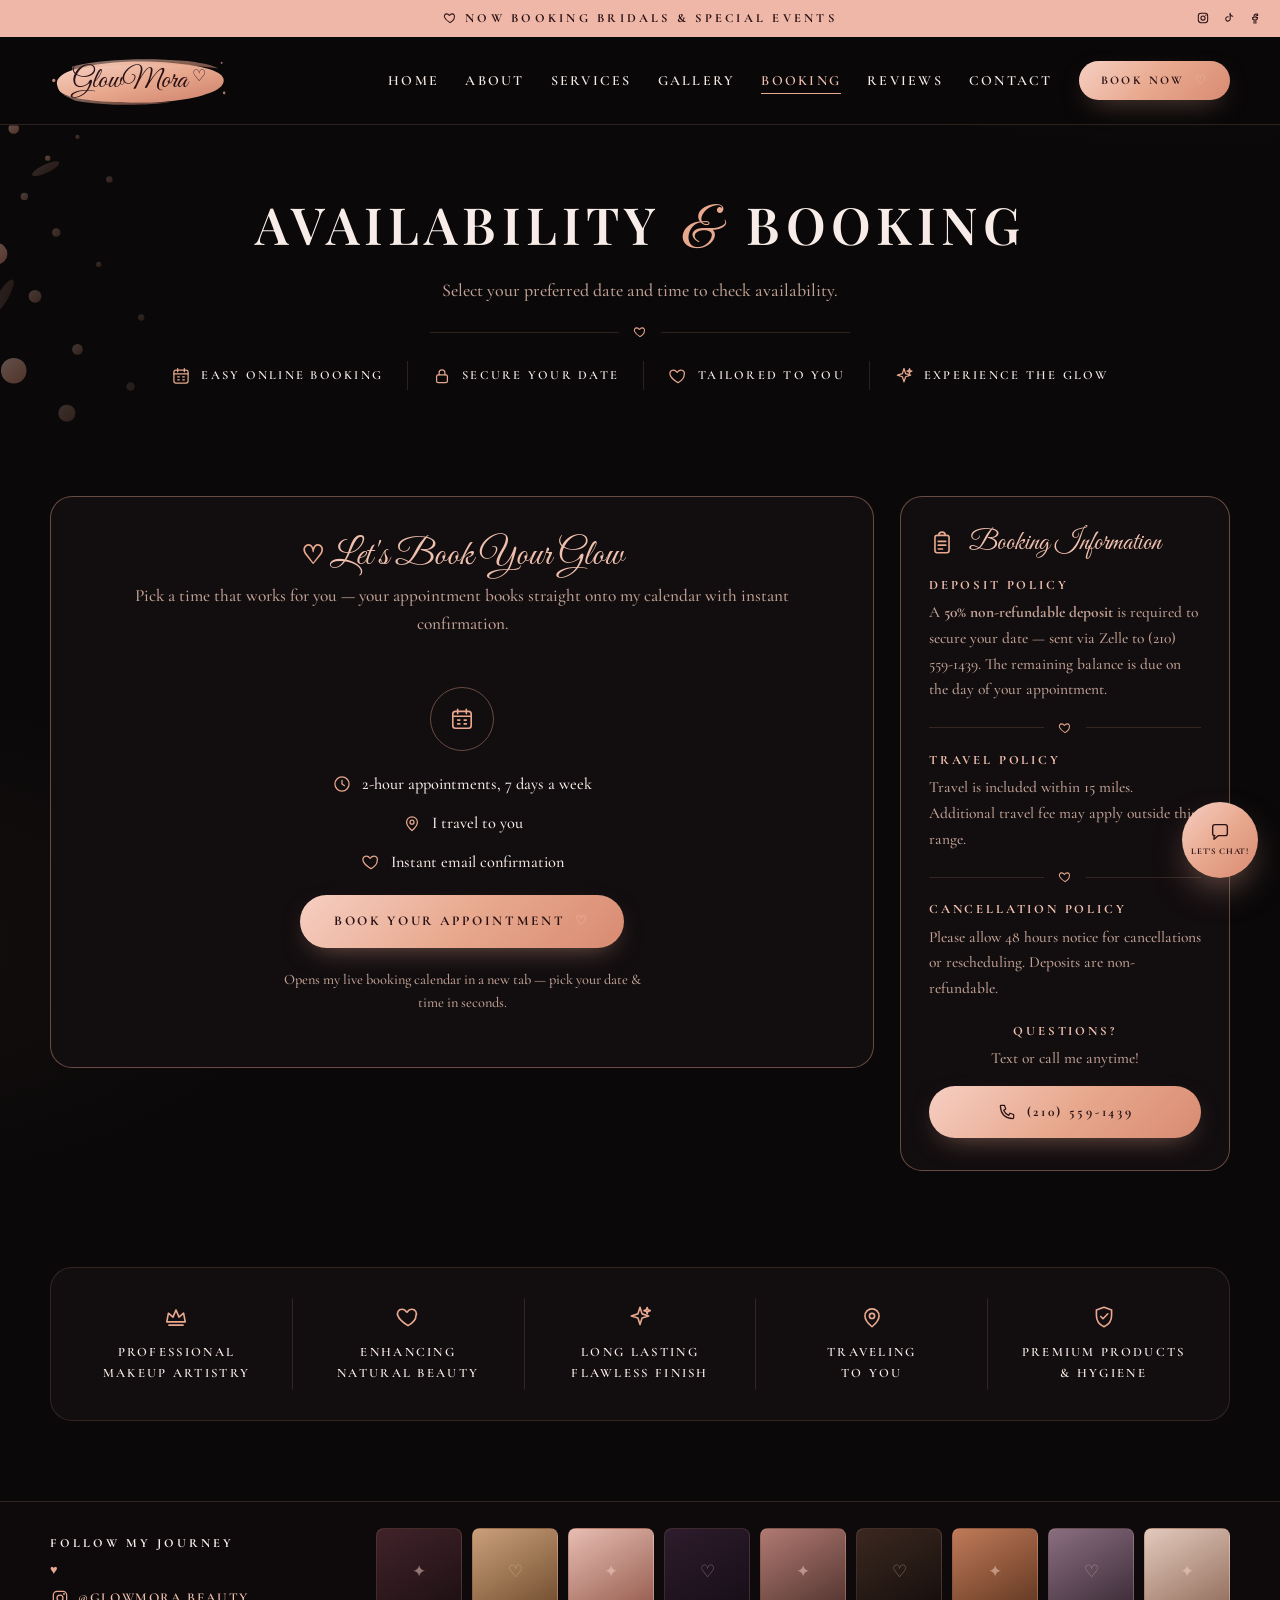
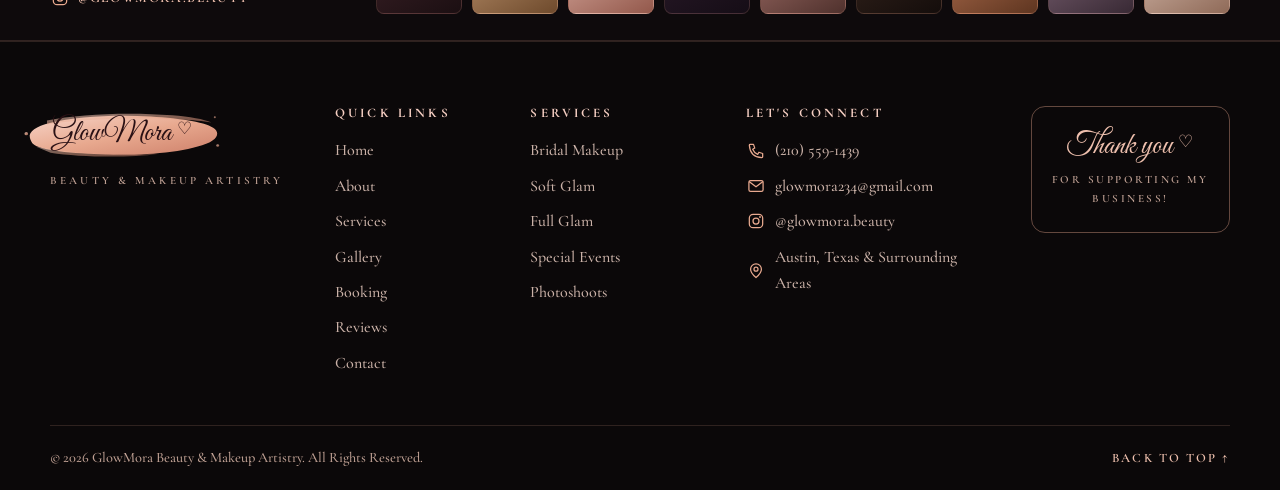
<file: booking.html>
<!DOCTYPE html>
<html lang="en">
<head>
  <meta charset="UTF-8">
  <meta name="viewport" content="width=device-width, initial-scale=1.0">
  <!-- Google Analytics (GA4) -->
  <script async src="https://www.googletagmanager.com/gtag/js?id=G-BB0701KZY1"></script>
  <script>
    window.dataLayer = window.dataLayer || [];
    function gtag(){dataLayer.push(arguments);}
    gtag('js', new Date());
    gtag('config', 'G-BB0701KZY1');
  </script>
  <title>Availability &amp; Booking — GlowMora Beauty | Austin, TX Makeup Artist</title>
  <meta name="description" content="Check availability and book your GlowMora Beauty appointment — bridal, soft glam, full glam, special events & photoshoots in Austin, Texas.">
  <link rel="icon" href="data:image/svg+xml,%3Csvg xmlns='http://www.w3.org/2000/svg' viewBox='0 0 64 64'%3E%3Crect width='64' height='64' rx='14' fill='%230a0809'/%3E%3Ctext x='32' y='44' font-family='Georgia' font-style='italic' font-size='34' fill='%23e8a98f' text-anchor='middle'%3EG%3C/text%3E%3C/svg%3E">
  <link rel="preconnect" href="https://fonts.googleapis.com">
  <link rel="preconnect" href="https://fonts.gstatic.com" crossorigin>
  <link href="https://fonts.googleapis.com/css2?family=Great+Vibes&family=Playfair+Display:ital,wght@0,400;0,500;0,600;0,700;1,500&family=Cormorant+Garamond:ital,wght@0,400;0,500;0,600;0,700;1,400;1,500&display=swap" rel="stylesheet">
  <link rel="stylesheet" href="styles.css">
</head>
<body>
  <a class="skip-link" href="#main">Skip to content</a>

  <!-- ====== SVG sprite (shared with index.html) ====== -->
  <svg xmlns="http://www.w3.org/2000/svg" width="0" height="0" style="position:absolute" aria-hidden="true">
    <defs>
      <linearGradient id="rg" x1="0" y1="0" x2="1" y2="1">
        <stop offset="0" stop-color="#f7d4c8"/>
        <stop offset=".5" stop-color="#e8a98f"/>
        <stop offset="1" stop-color="#cd7f69"/>
      </linearGradient>
    </defs>

    <symbol id="brush" viewBox="0 0 560 170" preserveAspectRatio="none">
      <g fill="url(#rg)">
        <path d="M22 96 C18 78 40 62 78 52 C150 32 260 26 360 32 C448 38 520 50 540 70 C552 82 548 98 526 110 C470 138 360 150 256 148 C160 146 60 138 34 118 C26 112 24 104 22 96 Z"/>
        <path d="M70 44 C160 24 300 18 420 28 C470 32 510 40 530 50 C480 42 380 36 290 38 C200 40 120 46 70 56 Z" opacity=".55"/>
        <path d="M40 124 C120 142 260 152 380 146 C300 158 160 156 80 142 Z" opacity=".5"/>
        <circle cx="12" cy="84" r="5" opacity=".8"/>
        <circle cx="548" cy="120" r="4" opacity=".7"/>
        <circle cx="540" cy="34" r="3" opacity=".6"/>
      </g>
    </symbol>

    <symbol id="splat" viewBox="0 0 320 320">
      <g fill="url(#rg)">
        <circle cx="30" cy="40" r="3"/><circle cx="60" cy="22" r="5" opacity=".8"/><circle cx="92" cy="50" r="2.5" opacity=".7"/>
        <circle cx="22" cy="90" r="7" opacity=".9"/><circle cx="70" cy="86" r="3.5" opacity=".6"/><circle cx="120" cy="30" r="2" opacity=".5"/>
        <circle cx="44" cy="140" r="10" opacity=".85"/><circle cx="100" cy="120" r="4" opacity=".5"/><circle cx="150" cy="70" r="3" opacity=".45"/>
        <circle cx="26" cy="200" r="5" opacity=".7"/><circle cx="80" cy="180" r="6" opacity=".55"/><circle cx="140" cy="150" r="2.5" opacity=".4"/>
        <circle cx="60" cy="250" r="12" opacity=".8"/><circle cx="120" cy="230" r="5" opacity=".5"/><circle cx="180" cy="200" r="3" opacity=".35"/>
        <circle cx="40" cy="300" r="6" opacity=".6"/><circle cx="110" cy="290" r="8" opacity=".45"/><circle cx="170" cy="265" r="4" opacity=".3"/>
        <ellipse cx="90" cy="60" rx="14" ry="4" transform="rotate(-25 90 60)" opacity=".35"/>
        <ellipse cx="50" cy="180" rx="18" ry="5" transform="rotate(-60 50 180)" opacity=".3"/>
      </g>
    </symbol>

    <symbol id="face" viewBox="0 0 440 560">
      <g fill="none" stroke="url(#rg)" stroke-linecap="round" stroke-linejoin="round">

        <!-- ══ BOLD BRUSH STROKE — upper left ══ -->
        <path stroke="url(#rg)" stroke-width="26" stroke-linecap="butt" fill="none" opacity=".38"
          d="M -12 105 C 18 92 55 88 90 98"/>
        <path stroke="url(#rg)" stroke-width="14" stroke-linecap="butt" fill="none" opacity=".60"
          d="M -8 120 C 25 107 60 105 92 113"/>
        <path stroke="url(#rg)" stroke-width="7"  stroke-linecap="round" fill="none" opacity=".48"
          d="M  0  133 C 32 121 64 119 90 126"/>
        <path stroke="url(#rg)" stroke-width="3"  stroke-linecap="round" fill="none" opacity=".34"
          d="M  6  143 C 36 133 65 131 88 137"/>

        <!-- ══ MASSIVE GLITTER CLOUD — upper right ══ -->
        <circle fill="url(#rg)" stroke="none" cx="358" cy="68"  r="18" opacity=".44"/>
        <circle fill="url(#rg)" stroke="none" cx="396" cy="48"  r="15" opacity=".50"/>
        <circle fill="url(#rg)" stroke="none" cx="376" cy="98"  r="14" opacity=".52"/>
        <circle fill="url(#rg)" stroke="none" cx="418" cy="70"  r="13" opacity=".46"/>
        <circle fill="url(#rg)" stroke="none" cx="402" cy="28"  r="12" opacity=".52"/>
        <circle fill="url(#rg)" stroke="none" cx="432" cy="50"  r="13" opacity=".40"/>
        <circle fill="url(#rg)" stroke="none" cx="426" cy="104" r="11" opacity=".48"/>
        <circle fill="url(#rg)" stroke="none" cx="336" cy="50"  r="10" opacity=".40"/>
        <circle fill="url(#rg)" stroke="none" cx="330" cy="94"  r="12" opacity=".38"/>
        <circle fill="url(#rg)" stroke="none" cx="364" cy="34"  r="8"  opacity=".70"/>
        <circle fill="url(#rg)" stroke="none" cx="440" cy="82"  r="8"  opacity=".62"/>
        <circle fill="url(#rg)" stroke="none" cx="312" cy="66"  r="7"  opacity=".54"/>
        <circle fill="url(#rg)" stroke="none" cx="348" cy="118" r="8"  opacity=".50"/>
        <circle fill="url(#rg)" stroke="none" cx="412" cy="122" r="7"  opacity=".46"/>
        <circle fill="url(#rg)" stroke="none" cx="440" cy="34"  r="6"  opacity=".54"/>
        <circle fill="url(#rg)" stroke="none" cx="390" cy="132" r="6"  opacity=".46"/>
        <circle fill="url(#rg)" stroke="none" cx="440" cy="116" r="7"  opacity=".38"/>
        <circle fill="url(#rg)" stroke="none" cx="318" cy="36"  r="6"  opacity=".62"/>
        <circle fill="url(#rg)" stroke="none" cx="300" cy="86"  r="5"  opacity=".48"/>
        <circle fill="url(#rg)" stroke="none" cx="352" cy="20"  r="5"  opacity=".60"/>
        <circle fill="url(#rg)" stroke="none" cx="420" cy="18"  r="5"  opacity=".52"/>
        <circle fill="url(#rg)" stroke="none" cx="294" cy="52"  r="4"  opacity=".56"/>
        <circle fill="url(#rg)" stroke="none" cx="384" cy="144" r="4"  opacity=".52"/>
        <circle fill="url(#rg)" stroke="none" cx="430" cy="138" r="3.5" opacity=".46"/>
        <circle fill="url(#rg)" stroke="none" cx="308" cy="116" r="3.5" opacity=".44"/>
        <circle fill="url(#rg)" stroke="none" cx="284" cy="70"  r="3.5" opacity=".50"/>
        <circle fill="url(#rg)" stroke="none" cx="338" cy="12"  r="3"  opacity=".56"/>
        <circle fill="url(#rg)" stroke="none" cx="412" cy="8"   r="3"  opacity=".50"/>
        <circle fill="url(#rg)" stroke="none" cx="268" cy="88"  r="2.5" opacity=".42"/>
        <circle fill="url(#rg)" stroke="none" cx="440" cy="158" r="3"  opacity=".34"/>
        <circle fill="url(#rg)" stroke="none" cx="396" cy="154" r="2.5" opacity=".42"/>
        <circle fill="url(#rg)" stroke="none" cx="276" cy="50"  r="2"  opacity=".46"/>
        <circle fill="url(#rg)" stroke="none" cx="326" cy="130" r="2.5" opacity=".40"/>
        <path fill="url(#rg)" stroke="none" opacity=".98"
          d="M 372 42 l 6 16 16 6 -16 6 -6 16 -6 -16 -16 -6 16 -6 Z"/>
        <path fill="url(#rg)" stroke="none" opacity=".92"
          d="M 410 78 l 4.2 11.4 11.4 4.2 -11.4 4.2 -4.2 11.4 -4.2 -11.4 -11.4 -4.2 11.4 -4.2 Z"/>
        <path fill="url(#rg)" stroke="none" opacity=".80"
          d="M 338 76 l 3 8 8 3 -8 3 -3 8 -3 -8 -8 -3 8 -3 Z"/>
        <path fill="url(#rg)" stroke="none" opacity=".74"
          d="M 424 44 l 2.6 7 7 2.6 -7 2.6 -2.6 7 -2.6 -7 -7 -2.6 7 -2.6 Z"/>
        <path fill="url(#rg)" stroke="none" opacity=".64"
          d="M 354 130 l 2 5.5 5.5 2 -5.5 2 -2 5.5 -2 -5.5 -5.5 -2 5.5 -2 Z"/>

        <!-- ══ HAIR ══ -->
        <path stroke-width="3.2" d="M 165 52 C 210 32 272 28 318 46 C 360 62 386 96 390 140 C 394 184 378 230 360 270 C 342 310 322 348 317 392"/>
        <path stroke-width="3.2" d="M 165 52 C 134 64 106 86 90 118 C 76 148 76 184 86 218"/>
        <path stroke-width="2"   opacity=".65" d="M 172 50 C 220 28 278 24 322 42"/>
        <path stroke-width="1.5" opacity=".50" d="M 186 48 C 236 24 297 20 344 38"/>
        <path stroke-width="1.2" opacity=".38" d="M 200 48 C 254 22 318 18 364 38"/>

        <!-- ══ FACE CONTOUR ══ -->
        <path stroke-width="3.2" d="M 86 218 C 80 250 78 284 86 313 C 94 342 112 364 136 378 C 160 392 188 394 213 386 C 238 378 254 358 262 333 C 270 308 266 280 254 256"/>

        <!-- ══ NECK ══ -->
        <path stroke-width="2.8" d="M 156 378 C 150 404 146 432 148 460 L 150 486"/>
        <path stroke-width="2.8" d="M 206 388 C 213 414 216 442 214 466 L 212 486"/>
        <path stroke-width="1.6" opacity=".36" d="M 103 490 L 150 490 M 212 490 L 344 490"/>

        <!-- ══ EYEBROW — very bold ══ -->
        <path stroke-width="8" stroke-linecap="round"
          d="M 88 200 C 116 164 162 152 210 162 C 235 168 250 184 240 197"/>
        <path stroke-width="3.5" stroke-linecap="round" opacity=".35"
          d="M 86 206 C 114 169 161 156 210 166 C 236 172 251 188 240 202"/>

        <!-- ══ EYE ══ -->
        <path stroke-width="4.2"
          d="M 92 224 C 124 204 170 198 218 208 C 240 214 249 230 234 246 C 202 264 154 266 104 249 C 91 243 88 232 92 224 Z"/>
        <ellipse cx="166" cy="224" rx="22" ry="18" stroke-width="3"   opacity=".90"/>
        <ellipse cx="166" cy="224" rx="11" ry="10" stroke-width="2.2" opacity=".72"/>
        <circle  cx="158" cy="218" r="5" fill="url(#rg)" stroke="none" opacity=".80"/>

        <!-- ══ LASHES — dramatic thick waterfall ══ -->
        <path stroke-width="4.5" d="M  98 246 C  88 280  76 316  64 350"/>
        <path stroke-width="4.8" d="M 116 257 C 106 293  98 330  92 366"/>
        <path stroke-width="5"   d="M 135 263 C 127 301 121 338 119 372"/>
        <path stroke-width="5.2" d="M 154 268 C 148 307 145 344 145 378"/>
        <path stroke-width="5.2" d="M 174 269 C 171 308 170 345 172 379"/>
        <path stroke-width="5"   d="M 193 267 C 194 306 198 342 205 376"/>
        <path stroke-width="4.8" d="M 212 261 C 216 299 224 335 234 368"/>
        <path stroke-width="4.5" d="M 228 252 C 235 289 246 324 259 356"/>
        <path stroke-width="4"   d="M 242 241 C 252 278 265 312 280 343"/>

        <!-- lower lashes -->
        <path stroke-width="1.8" opacity=".50" d="M 120 252 L 115 270"/>
        <path stroke-width="1.8" opacity=".50" d="M 146 261 L 141 279"/>
        <path stroke-width="1.7" opacity=".44" d="M 174 266 L 170 284"/>

        <!-- ══ NOSE ══ -->
        <path stroke-width="2.8" d="M 148 290 C 138 310 128 332 126 350 C 124 364 131 376 145 380 C 159 383 175 376 182 362"/>
        <path stroke-width="2"   opacity=".62" d="M 142 377 C 150 387 164 390 175 386 C 186 382 191 370 188 358"/>

        <!-- ══ LIPS ══ -->
        <path stroke-width="3.8" d="M 126 406 C 141 390 160 385 181 387 C 202 389 220 402 228 417"/>
        <path stroke-width="2.7" d="M 126 406 C 137 395 154 391 167 392"/>
        <path stroke-width="3.6" d="M 126 406 C 135 428 154 440 178 440 C 201 440 220 427 228 411 L 228 417"/>
        <path stroke-width="2.2" opacity=".68" d="M 126 406 C 157 414 197 413 228 406"/>

        <!-- ══ SPARKLES near brow ══ -->
        <path fill="url(#rg)" stroke="none" opacity=".94"
          d="M 262 176 l 4.5 12 12 4.5 -12 4.5 -4.5 12 -4.5 -12 -12 -4.5 12 -4.5 Z"/>
        <path fill="url(#rg)" stroke="none" opacity=".78"
          d="M 290 210 l 2.8 7.5 7.5 2.8 -7.5 2.8 -2.8 7.5 -2.8 -7.5 -7.5 -2.8 7.5 -2.8 Z"/>
        <circle fill="url(#rg)" stroke="none" cx="248" cy="152" r="5"   opacity=".68"/>
        <circle fill="url(#rg)" stroke="none" cx="278" cy="166" r="3"   opacity=".50"/>
        <circle fill="url(#rg)" stroke="none" cx="272" cy="143" r="2.2" opacity=".40"/>
      </g>
    </symbol>

    <symbol id="i-crown" viewBox="0 0 24 24"><path d="M3.5 16.5 5 8.5l4.2 3.6L12 5.5l2.8 6.6L19 8.5l1.5 8z"/><path d="M5.5 19.5h13"/></symbol>
    <symbol id="i-heart" viewBox="0 0 24 24"><path d="M12 20s-7.5-4.6-9.3-9C1.4 7.8 3.2 4.9 6.4 4.9c2 0 3.4 1.1 4.1 2.3.2.4.8.4 1 0 .7-1.2 2.1-2.3 4.1-2.3 3.2 0 5 2.9 3.7 6.1C19.5 15.4 12 20 12 20z"/></symbol>
    <symbol id="i-sparkle" viewBox="0 0 24 24"><path d="M12 3l1.9 6.1L20 11l-6.1 1.9L12 19l-1.9-6.1L4 11l6.1-1.9z"/><path d="M18.6 3.2l.7 2.2 2.2.7-2.2.7-.7 2.2-.7-2.2-2.2-.7 2.2-.7z"/></symbol>
    <symbol id="i-pin" viewBox="0 0 24 24"><path d="M12 21s-6.5-5.5-6.5-10A6.5 6.5 0 0 1 18.5 11c0 4.5-6.5 10-6.5 10z"/><circle cx="12" cy="11" r="2.4"/></symbol>
    <symbol id="i-shield" viewBox="0 0 24 24"><path d="M12 3l7 2.6v5.1c0 4.6-3 8.6-7 10.3-4-1.7-7-5.7-7-10.3V5.6z"/><path d="M9 11.5l2.1 2.1L15.5 9"/></symbol>
    <symbol id="i-cal" viewBox="0 0 24 24"><rect x="3.5" y="5" width="17" height="15.5" rx="2.5"/><path d="M3.5 9.5h17M8 3v4M16 3v4"/><path d="M8 13h2M14 13h2M8 16.5h2M14 16.5h2"/></symbol>
    <symbol id="i-clock" viewBox="0 0 24 24"><circle cx="12" cy="12" r="8.5"/><path d="M12 7.5V12l3 2"/></symbol>
    <symbol id="i-lock" viewBox="0 0 24 24"><rect x="5.5" y="10.5" width="13" height="9.5" rx="2"/><path d="M8.5 10.5V8a3.5 3.5 0 0 1 7 0v2.5"/></symbol>
    <symbol id="i-phone" viewBox="0 0 24 24"><path d="M5 4h4l1.5 4.5L8 10c1 2.5 3.5 5 6 6l1.5-2.5L20 15v4c0 .6-.4 1-1 1C9.6 19.4 4.6 14.4 4 5c0-.6.4-1 1-1z"/></symbol>
    <symbol id="i-mail" viewBox="0 0 24 24"><rect x="3.5" y="5.5" width="17" height="13" rx="2"/><path d="M4 7l8 6 8-6"/></symbol>
    <symbol id="i-ig" viewBox="0 0 24 24"><rect x="4" y="4" width="16" height="16" rx="4.5"/><circle cx="12" cy="12" r="3.6"/><circle cx="16.8" cy="7.2" r="1.1" fill="currentColor" stroke="none"/></symbol>
    <symbol id="i-tiktok" viewBox="0 0 24 24"><path d="M14 4v9.5a3.8 3.8 0 1 1-3.2-3.7"/><path d="M14 5.5c.7 2 2.3 3.3 4.5 3.5"/></symbol>
    <symbol id="i-fb" viewBox="0 0 24 24"><path d="M13.5 21v-7h2.4l.5-3h-2.9V9.2c0-.9.3-1.5 1.6-1.5h1.4V5.1C16.2 5 15.3 5 14.4 5 12 5 10.4 6.4 10.4 9v2H8v3h2.4v7"/></symbol>
    <symbol id="i-camera" viewBox="0 0 24 24"><rect x="3.5" y="7" width="17" height="13" rx="2.5"/><path d="M8.5 7l1.5-2.5h4L15.5 7"/><circle cx="12" cy="13.3" r="3.4"/></symbol>
    <symbol id="i-clip" viewBox="0 0 24 24"><rect x="5.5" y="5" width="13" height="16" rx="2"/><path d="M9 5a3 3 0 0 1 6 0"/><path d="M8.5 10.5h7M8.5 14h7M8.5 17.5h4"/></symbol>
    <symbol id="i-chat" viewBox="0 0 24 24"><path d="M4 6.5A2.5 2.5 0 0 1 6.5 4h11A2.5 2.5 0 0 1 20 6.5v7a2.5 2.5 0 0 1-2.5 2.5H10l-4.5 4v-4H6.5A2.5 2.5 0 0 1 4 13.5z"/></symbol>
  </svg>

  <!-- ====== ANNOUNCEMENT BAR ====== -->
  <div class="announce">
    <span class="announce-msg"><svg class="ic ic-xs"><use href="#i-heart"/></svg> Now booking bridals &amp; special events</span>
    <span class="announce-social">
      <a href="https://instagram.com/glowmora.beauty" target="_blank" rel="noopener" aria-label="Instagram"><svg class="ic ic-xs"><use href="#i-ig"/></svg></a>
      <a href="https://tiktok.com" target="_blank" rel="noopener" aria-label="TikTok"><svg class="ic ic-xs"><use href="#i-tiktok"/></svg></a>
      <a href="https://facebook.com" target="_blank" rel="noopener" aria-label="Facebook"><svg class="ic ic-xs"><use href="#i-fb"/></svg></a>
    </span>
  </div>

  <!-- ====== HEADER ====== -->
  <header class="site-header" id="top">
    <div class="container nav-inner">
      <a class="logo" href="index.html">
        <svg class="brush brush-logo" viewBox="0 0 560 170" preserveAspectRatio="none" aria-hidden="true"><use href="#brush"/></svg>
        <span class="logo-script">GlowMora <span class="logo-heart">♡</span></span>
      </a>
      <button class="nav-toggle" aria-expanded="false" aria-controls="nav-links" aria-label="Open menu">
        <span></span><span></span>
      </button>
      <nav>
        <ul class="nav-links" id="nav-links">
          <li><a href="index.html">Home</a></li>
          <li><a href="index.html#about">About</a></li>
          <li><a href="index.html#services">Services</a></li>
          <li><a href="index.html#gallery">Gallery</a></li>
          <li><a class="active" href="booking.html">Booking</a></li>
          <li><a href="index.html#reviews">Reviews</a></li>
          <li><a href="index.html#contact">Contact</a></li>
          <li><a class="btn btn-rose btn-small" href="#book">Book Now <span class="heart">♡</span></a></li>
        </ul>
      </nav>
    </div>
  </header>

  <main id="main">

    <!-- ====== PAGE HERO ====== -->
    <section class="page-hero">
      <svg class="splat splat-tl" aria-hidden="true"><use href="#splat"/></svg>
      <div class="container">
        <h1 class="page-title">Availability <span class="script-accent">&amp;</span> Booking</h1>
        <p class="lede">Select your preferred date and time to check availability.</p>
        <div class="heart-divider" aria-hidden="true"><span></span><svg class="ic ic-xs"><use href="#i-heart"/></svg><span></span></div>
        <ul class="mini-features">
          <li><svg class="ic ic-sm"><use href="#i-cal"/></svg> Easy online booking</li>
          <li><svg class="ic ic-sm"><use href="#i-lock"/></svg> Secure your date</li>
          <li><svg class="ic ic-sm"><use href="#i-heart"/></svg> Tailored to you</li>
          <li><svg class="ic ic-sm"><use href="#i-sparkle"/></svg> Experience the glow</li>
        </ul>
      </div>
    </section>

    <!-- ====== BOOKING (Google Appointment Scheduling) ====== -->
    <section class="section booking-section" id="book">
      <div class="container">
        <div class="book-wrap">
          <div class="book-card gcal-card reveal">
            <div class="book-head">
              <h2><span class="heart">♡</span> <span class="script-accent">Let's Book Your Glow</span></h2>
              <p>Pick a time that works for you — your appointment books straight onto my calendar with instant confirmation.</p>
            </div>

            <!-- GlowMora booking — on-brand button opens Fatimah's Google Appointment Scheduling page (glowmora234@gmail.com) in a new tab; keeps the page 100% on-theme -->
            <div class="gcal-cta">
              <span class="badge-ring"><svg class="ic"><use href="#i-cal"/></svg></span>
              <ul class="gcal-highlights">
                <li><svg class="ic ic-sm"><use href="#i-clock"/></svg> 2-hour appointments, 7 days a week</li>
                <li><svg class="ic ic-sm"><use href="#i-pin"/></svg> I travel to you</li>
                <li><svg class="ic ic-sm"><use href="#i-heart"/></svg> Instant email confirmation</li>
              </ul>
              <a class="btn btn-rose" href="https://calendar.google.com/calendar/appointments/schedules/AcZssZ1UM6eiUpcTo-LjoY0oYAYFDBUV98rLrsagtSbPCcXZNFHtbUwiWwNGvAxUNc8h_5TuQ2lgnfh7?gv=true" target="_blank" rel="noopener">Book Your Appointment <span class="heart">♡</span></a>
              <p class="gcal-cta-note">Opens my live booking calendar in a new tab — pick your date &amp; time in seconds.</p>
            </div>

          </div>

          <aside class="policy-card reveal">
            <h2 class="panel-title"><svg class="ic"><use href="#i-clip"/></svg> <span class="script-accent">Booking Information</span></h2>
            <div class="policy">
              <h3>Deposit Policy</h3>
              <p>A <strong>50% non-refundable deposit</strong> is required to secure your date — sent via Zelle to (210) 559-1439. The remaining balance is due on the day of your appointment.</p>
            </div>
            <div class="heart-divider" aria-hidden="true"><span></span><svg class="ic ic-xs"><use href="#i-heart"/></svg><span></span></div>
            <div class="policy">
              <h3>Travel Policy</h3>
              <p>Travel is included within 15 miles. Additional travel fee may apply outside this range.</p>
            </div>
            <div class="heart-divider" aria-hidden="true"><span></span><svg class="ic ic-xs"><use href="#i-heart"/></svg><span></span></div>
            <div class="policy">
              <h3>Cancellation Policy</h3>
              <p>Please allow 48 hours notice for cancellations or rescheduling. Deposits are non-refundable.</p>
            </div>
            <div class="policy policy-cta">
              <h3>Questions?</h3>
              <p>Text or call me anytime!</p>
              <a class="btn btn-rose btn-block" href="tel:+12105591439"><svg class="ic ic-sm"><use href="#i-phone"/></svg> (210) 559-1439</a>
            </div>
          </aside>
        </div>
      </div>
    </section>

    <!-- ====== FEATURE STRIP ====== -->
    <div class="container strip-gap">
      <ul class="features reveal">
        <li><svg class="ic"><use href="#i-crown"/></svg><span>Professional<br>Makeup Artistry</span></li>
        <li><svg class="ic"><use href="#i-heart"/></svg><span>Enhancing<br>Natural Beauty</span></li>
        <li><svg class="ic"><use href="#i-sparkle"/></svg><span>Long Lasting<br>Flawless Finish</span></li>
        <li><svg class="ic"><use href="#i-pin"/></svg><span>Traveling<br>To You</span></li>
        <li><svg class="ic"><use href="#i-shield"/></svg><span>Premium Products<br>&amp; Hygiene</span></li>
      </ul>
    </div>

    <!-- ====== INSTAGRAM STRIP ====== -->
    <section class="ig-strip">
      <div class="container ig-inner">
        <div class="ig-label">
          <p>Follow my journey</p>
          <span class="heart">♥</span>
          <a href="https://instagram.com/glowmora.beauty" target="_blank" rel="noopener"><svg class="ic ic-sm"><use href="#i-ig"/></svg> @glowmora.beauty</a>
        </div>
        <div class="ig-row" aria-hidden="true">
          <a class="ig-tile g1" href="https://instagram.com/glowmora.beauty" target="_blank" rel="noopener" tabindex="-1"><span>✦</span></a>
          <a class="ig-tile g2" href="https://instagram.com/glowmora.beauty" target="_blank" rel="noopener" tabindex="-1"><span>♡</span></a>
          <a class="ig-tile g3" href="https://instagram.com/glowmora.beauty" target="_blank" rel="noopener" tabindex="-1"><span>✦</span></a>
          <a class="ig-tile g4" href="https://instagram.com/glowmora.beauty" target="_blank" rel="noopener" tabindex="-1"><span>♡</span></a>
          <a class="ig-tile g5" href="https://instagram.com/glowmora.beauty" target="_blank" rel="noopener" tabindex="-1"><span>✦</span></a>
          <a class="ig-tile g6" href="https://instagram.com/glowmora.beauty" target="_blank" rel="noopener" tabindex="-1"><span>♡</span></a>
          <a class="ig-tile g7" href="https://instagram.com/glowmora.beauty" target="_blank" rel="noopener" tabindex="-1"><span>✦</span></a>
          <a class="ig-tile g8" href="https://instagram.com/glowmora.beauty" target="_blank" rel="noopener" tabindex="-1"><span>♡</span></a>
          <a class="ig-tile g9" href="https://instagram.com/glowmora.beauty" target="_blank" rel="noopener" tabindex="-1"><span>✦</span></a>
        </div>
      </div>
    </section>
  </main>

  <!-- ====== FOOTER ====== -->
  <footer class="site-footer">
    <div class="container footer-inner">
      <div class="footer-brand">
        <div class="brush-title brush-title-left">
          <svg class="brush" viewBox="0 0 560 170" preserveAspectRatio="none" aria-hidden="true"><use href="#brush"/></svg>
          <span class="script-md">GlowMora <span class="logo-heart">♡</span></span>
        </div>
        <p class="footer-tag">Beauty &amp; Makeup Artistry</p>
      </div>
      <nav class="footer-col" aria-label="Quick links">
        <h4>Quick Links</h4>
        <a href="index.html">Home</a>
        <a href="index.html#about">About</a>
        <a href="index.html#services">Services</a>
        <a href="index.html#gallery">Gallery</a>
        <a href="booking.html">Booking</a>
        <a href="index.html#reviews">Reviews</a>
        <a href="index.html#contact">Contact</a>
      </nav>
      <div class="footer-col">
        <h4>Services</h4>
        <a href="booking.html">Bridal Makeup</a>
        <a href="booking.html">Soft Glam</a>
        <a href="booking.html">Full Glam</a>
        <a href="booking.html">Special Events</a>
        <a href="booking.html">Photoshoots</a>
      </div>
      <div class="footer-col footer-connect">
        <h4>Let's Connect</h4>
        <a href="tel:+12105591439"><svg class="ic ic-sm"><use href="#i-phone"/></svg> (210) 559-1439</a>
        <a href="mailto:glowmora234@gmail.com"><svg class="ic ic-sm"><use href="#i-mail"/></svg> glowmora234@gmail.com</a>
        <a href="https://instagram.com/glowmora.beauty" target="_blank" rel="noopener"><svg class="ic ic-sm"><use href="#i-ig"/></svg> @glowmora.beauty</a>
        <span><svg class="ic ic-sm"><use href="#i-pin"/></svg> Austin, Texas &amp; Surrounding Areas</span>
      </div>
      <div class="footer-thanks">
        <p class="script-md">Thank you <span class="logo-heart">♡</span></p>
        <p>For supporting my business!</p>
      </div>
    </div>
    <div class="container footer-bottom">
      <p>© <span id="year">2026</span> GlowMora Beauty &amp; Makeup Artistry. All Rights Reserved.</p>
      <a class="to-top" href="#top">Back to top ↑</a>
    </div>
  </footer>

  <!-- ====== NEW-CLIENT OFFER POPUP ====== -->
  <div class="offer-modal" id="offer-modal" hidden>
    <div class="offer-backdrop" data-offer-close></div>
    <div class="offer-card" role="dialog" aria-modal="true" aria-labelledby="offer-title">
      <button class="offer-close" type="button" aria-label="Close offer" data-offer-close>&times;</button>
      <p class="offer-eyebrow">New client offer <span class="heart">♡</span></p>
      <h2 class="offer-title" id="offer-title"><span class="offer-big">50% OFF</span><br>Your First Appointment</h2>
      <p class="offer-sub">Sign up and get half off your first GlowMora look — plus first dibs on future offers &amp; bridal dates.</p>
      <form class="offer-form" name="signup" method="POST" data-netlify="true" netlify-honeypot="bot-field">
        <input type="hidden" name="form-name" value="signup">
        <p class="offer-hp"><label>Leave this empty: <input name="bot-field"></label></p>
        <input type="text" name="name" placeholder="Your name" autocomplete="name" required>
        <input type="email" name="email" placeholder="Your email" autocomplete="email" required>
        <input type="tel" name="phone" placeholder="Your phone" autocomplete="tel" required>
        <button type="submit" class="btn btn-rose btn-block">Claim My 50% Off <span class="heart">♡</span></button>
        <button type="button" class="offer-decline" data-offer-close>No thanks, maybe later</button>
      </form>
      <div class="offer-success" hidden>
        <span class="offer-success-mark">♡</span>
        <h3>You're in, beautiful!</h3>
        <p>Use code <strong>GLOW50</strong> when you book your first appointment for <strong>50% off</strong>. Watch your inbox for future GlowMora offers!</p>
        <a class="btn btn-rose" href="booking.html">Book Now <span class="heart">♡</span></a>
      </div>
    </div>
  </div>

  <a class="chat-bubble" href="sms:+12105591439" aria-label="Text GlowMora">
    <svg class="ic"><use href="#i-chat"/></svg>
    <span>Let's chat!</span>
  </a>

  <script src="script.js"></script>
  <!-- booking.js (custom fake calendar) detached — booking now handled by the Google Appointment Scheduling embed above -->
</body>
</html>
</file>
<file: styles.css>
/* ============================================================
   GlowMora Beauty & Makeup Artistry — Austin, TX
   Black + rose gold luxury theme.
   Edit the design tokens below to re-theme the whole site.
   ============================================================ */
:root {
  --black: #0a0809;
  --panel: #120d0f;
  --panel-2: #1a1315;
  --rose-50: #fbe3da;
  --rose-100: #f6cfc3;
  --rose-200: #efc0ae;
  --rose-300: #e8a98f;
  --rose-400: #dd9680;
  --rose-500: #cd7f69;
  --rose-grad: linear-gradient(135deg, #f6cfc3 0%, #e8a98f 50%, #d88b71 100%);
  --pink-band: #efb7a7;
  --ink-on-rose: #2a1115;
  --cream: #f7ece7;
  --muted: #c0a194;
  --line: rgba(232, 169, 143, 0.4);
  --line-soft: rgba(232, 169, 143, 0.16);
  --script: 'Great Vibes', cursive;
  --serif: 'Playfair Display', Georgia, serif;
  --body: 'Cormorant Garamond', Georgia, serif;
  --shadow: 0 24px 60px -24px rgba(0, 0, 0, 0.8);
  color-scheme: dark;
}

/* ---------- Reset & base ---------- */
*,
*::before,
*::after {
  box-sizing: border-box;
  margin: 0;
  padding: 0;
}

html {
  scroll-behavior: smooth;
  scroll-padding-top: 110px;
}

body {
  font: 500 1.08rem/1.65 var(--body);
  color: var(--muted);
  background:
    radial-gradient(900px 460px at 92% -120px, rgba(205, 127, 105, 0.09), transparent 60%),
    radial-gradient(760px 420px at -140px 45%, rgba(205, 127, 105, 0.06), transparent 60%),
    var(--black);
  -webkit-font-smoothing: antialiased;
}

h1, h2, h3, h4 {
  font-family: var(--serif);
  color: var(--cream);
  line-height: 1.15;
  font-weight: 600;
}

p + p {
  margin-top: 12px;
}

a {
  color: var(--rose-200);
  text-decoration: none;
  transition: color 0.2s ease;
}

a:hover {
  color: var(--rose-100);
}

img {
  max-width: 100%;
  display: block;
}

ul {
  list-style: none;
}

button {
  font: inherit;
  cursor: pointer;
  background: none;
  border: none;
  color: inherit;
}

:focus-visible {
  outline: 2px solid var(--rose-300);
  outline-offset: 3px;
  border-radius: 4px;
}

.container {
  width: min(1180px, 100% - 48px);
  margin-inline: auto;
}

.section {
  padding: 96px 0;
  position: relative;
}

.skip-link {
  position: absolute;
  top: -60px;
  left: 16px;
  z-index: 200;
  background: var(--rose-300);
  color: var(--ink-on-rose);
  padding: 10px 18px;
  border-radius: 0 0 10px 10px;
  transition: top 0.2s ease;
}

.skip-link:focus {
  top: 0;
}

/* ---------- Icons ---------- */
.ic {
  width: 26px;
  height: 26px;
  fill: none;
  stroke: currentColor;
  stroke-width: 1.5;
  stroke-linecap: round;
  stroke-linejoin: round;
  color: var(--rose-300);
  flex: none;
}

.ic-sm { width: 20px; height: 20px; }
.ic-xs { width: 14px; height: 14px; stroke-width: 1.8; }
.ic-lg { width: 46px; height: 46px; stroke-width: 1.2; }

.btn .ic,
.card-icon .ic {
  color: inherit;
}

/* ---------- Typography helpers ---------- */
.script-xl,
.script-lg,
.script-md,
.script-sm,
.script-accent {
  font-family: var(--script);
  font-weight: 400;
  line-height: 1.05;
}

.script-xl { font-size: clamp(3.4rem, 7.5vw, 5.4rem); }
.script-lg { font-size: clamp(2.6rem, 5vw, 3.6rem); }
.script-md { font-size: 2.1rem; }
.script-sm { font-size: 1.45rem; color: var(--rose-200); }

.script-accent {
  color: var(--rose-300);
  text-transform: none;
}

.serif-script {
  font-size: clamp(2rem, 4vw, 2.9rem);
  letter-spacing: 0.04em;
}

.serif-script .script-accent {
  font-size: 1.25em;
  vertical-align: -0.08em;
  padding-left: 6px;
}

.eyebrow {
  font-family: var(--body);
  font-weight: 600;
  font-size: 0.85rem;
  letter-spacing: 0.34em;
  text-transform: uppercase;
  color: var(--rose-200);
  margin-bottom: 12px;
}

.eyebrow .heart {
  letter-spacing: 0;
}

.heart {
  color: var(--rose-300);
  font-style: normal;
}

.lede {
  font-size: 1.12rem;
}

.section-head {
  max-width: 680px;
  margin-bottom: 48px;
}

.section-head.center {
  margin-inline: auto;
  text-align: center;
}

.heart-divider {
  display: flex;
  align-items: center;
  gap: 14px;
  margin: 20px auto;
}

.heart-divider span {
  flex: 1;
  height: 1px;
  background: var(--line-soft);
}

/* ---------- Buttons ---------- */
.btn {
  display: inline-flex;
  align-items: center;
  justify-content: center;
  gap: 10px;
  font-family: var(--body);
  font-weight: 700;
  font-size: 0.84rem;
  letter-spacing: 0.2em;
  text-transform: uppercase;
  padding: 15px 34px;
  border-radius: 999px;
  transition: transform 0.2s ease, box-shadow 0.2s ease, background 0.2s ease,
    color 0.2s ease, border-color 0.2s ease;
}

.btn-rose {
  background: var(--rose-grad);
  color: var(--ink-on-rose);
  box-shadow: 0 10px 28px -12px rgba(232, 169, 143, 0.55);
}

.btn-rose:hover {
  color: var(--ink-on-rose);
  transform: translateY(-2px);
  box-shadow: 0 16px 34px -12px rgba(232, 169, 143, 0.7);
}

.btn-line {
  border: 1px solid var(--line);
  color: var(--cream);
}

.btn-line:hover {
  border-color: var(--rose-300);
  color: var(--rose-100);
}

.btn-dark {
  background: #16100f;
  color: var(--rose-100);
}

.btn-dark:hover {
  background: #000;
  color: var(--rose-100);
  transform: translateY(-2px);
}

.btn-small {
  padding: 10px 22px;
  font-size: 0.74rem;
}

.btn-block {
  width: 100%;
  margin-top: 14px;
}

.center-cta {
  text-align: center;
  margin-top: 40px;
}

/* ---------- Decorative: brush stroke & splatter ---------- */
.brush-title {
  position: relative;
  display: inline-block;
  padding: 22px 52px;
}

.brush-title .brush {
  position: absolute;
  inset: 0;
  width: 100%;
  height: 100%;
}

.brush-title > h1,
.brush-title > h2,
.brush-title > span {
  position: relative;
  z-index: 1;
  color: var(--ink-on-rose);
  white-space: nowrap;
}

.brush-title-left {
  padding: 14px 36px;
  margin-left: -36px;
}

.logo-heart {
  font-family: var(--body);
  font-size: 0.55em;
  vertical-align: 0.35em;
}

.splat {
  position: absolute;
  width: 340px;
  height: 340px;
  opacity: 0.45;
  pointer-events: none;
}

.splat-tl { top: -20px; left: -50px; }
.splat-tr { top: -10px; right: -50px; transform: scaleX(-1); }
.splat-bl { bottom: -20px; left: -50px; transform: scaleY(-1); }
.splat-br { bottom: -30px; right: -50px; transform: rotate(180deg); }

/* ---------- Announcement bar ---------- */
.announce {
  background: var(--pink-band);
  color: var(--ink-on-rose);
  display: flex;
  align-items: center;
  justify-content: center;
  gap: 24px;
  padding: 8px 20px;
  position: relative;
}

.announce-msg {
  display: inline-flex;
  align-items: center;
  gap: 8px;
  font-weight: 700;
  font-size: 0.78rem;
  letter-spacing: 0.26em;
  text-transform: uppercase;
}

.announce .ic {
  color: var(--ink-on-rose);
}

.announce-social {
  position: absolute;
  right: 18px;
  display: flex;
  gap: 12px;
}

.announce-social a {
  color: var(--ink-on-rose);
  display: grid;
  place-items: center;
}

.announce-social a:hover {
  opacity: 0.6;
}

/* ---------- Header / nav ---------- */
.site-header {
  position: sticky;
  top: 0;
  z-index: 100;
  background: rgba(10, 8, 9, 0.92);
  backdrop-filter: blur(12px);
  -webkit-backdrop-filter: blur(12px);
  border-bottom: 1px solid var(--line-soft);
  padding: 14px 0;
  transition: box-shadow 0.3s ease;
}

.site-header.scrolled {
  box-shadow: 0 14px 34px -18px rgba(0, 0, 0, 0.9);
}

.nav-inner {
  display: flex;
  align-items: center;
  justify-content: space-between;
  gap: 24px;
}

.logo {
  position: relative;
  display: inline-block;
  padding: 6px 22px;
}

.logo .brush-logo {
  position: absolute;
  inset: 0;
  width: 100%;
  height: 100%;
}

.logo-script {
  position: relative;
  z-index: 1;
  font-family: var(--script);
  font-size: 1.8rem;
  color: var(--ink-on-rose);
  white-space: nowrap;
}

.nav-links {
  display: flex;
  align-items: center;
  gap: 26px;
}

.nav-links a:not(.btn) {
  font-weight: 600;
  font-size: 0.88rem;
  letter-spacing: 0.16em;
  text-transform: uppercase;
  color: var(--cream);
  padding-bottom: 4px;
  border-bottom: 1px solid transparent;
}

.nav-links a:not(.btn):hover {
  color: var(--rose-200);
}

.nav-links a.active {
  color: var(--rose-200);
  border-bottom-color: var(--rose-300);
}

.nav-toggle {
  display: none;
  flex-direction: column;
  justify-content: center;
  align-items: center;
  gap: 6px;
  width: 44px;
  height: 44px;
}

.nav-toggle span {
  display: block;
  width: 24px;
  height: 2px;
  background: var(--rose-200);
  transition: transform 0.25s ease;
}

body.nav-open .nav-toggle span:nth-child(1) { transform: translateY(4px) rotate(45deg); }
body.nav-open .nav-toggle span:nth-child(2) { transform: translateY(-4px) rotate(-45deg); }

/* ---------- Hero ---------- */
.hero {
  position: relative;
  overflow: hidden;
  padding: 80px 0 100px;
}

.hero-inner {
  display: grid;
  grid-template-columns: 1fr;
  gap: 40px;
  align-items: center;
  max-width: 760px;
  margin-inline: auto;
}

.hero-copy {
  text-align: center;
}

.hero-tag {
  font-family: var(--serif);
  font-size: clamp(1.1rem, 2.4vw, 1.5rem);
  letter-spacing: 0.22em;
  text-transform: uppercase;
  color: var(--cream);
  margin-top: 18px;
}

.hero-tag em {
  font-style: normal;
  color: var(--rose-300);
}

.hero .heart-divider {
  max-width: 340px;
}

.hero-line {
  font-size: 1rem;
  font-weight: 600;
  letter-spacing: 0.28em;
  text-transform: uppercase;
  color: var(--cream);
}

.hero-script {
  font-family: var(--script);
  font-size: 2.2rem;
  color: var(--rose-300);
  margin: 10px 0 8px;
}

.hero-services {
  font-weight: 600;
  font-size: 0.92rem;
  letter-spacing: 0.22em;
  text-transform: uppercase;
  color: var(--muted);
}

.hero-services i {
  font-style: normal;
  color: var(--rose-300);
  padding: 0 10px;
}

.hero-ctas {
  display: flex;
  flex-wrap: wrap;
  justify-content: center;
  gap: 16px;
  margin-top: 30px;
}

.hero-face svg {
  width: 100%;
  max-width: 430px;
  display: block;
  margin-inline: auto;
}

/* ---------- Feature strip ---------- */
.features {
  display: flex;
  background: var(--panel);
  border: 1px solid var(--line-soft);
  border-radius: 22px;
  padding: 30px 10px;
}

.features li {
  flex: 1;
  display: flex;
  flex-direction: column;
  align-items: center;
  gap: 12px;
  text-align: center;
  font-weight: 600;
  font-size: 0.8rem;
  letter-spacing: 0.18em;
  text-transform: uppercase;
  color: var(--cream);
  padding: 6px 14px;
}

.features li + li {
  border-left: 1px solid var(--line-soft);
}

.strip-gap {
  padding-bottom: 80px;
}

/* ---------- About ---------- */
.about-inner {
  display: grid;
  grid-template-columns: 1fr 1.05fr 150px;
  gap: 48px;
  align-items: center;
}

.flatlay {
  position: relative;
  aspect-ratio: 4 / 3;
  border-radius: 14px;
  overflow: hidden;
  background: linear-gradient(150deg, #f3cdc0 0%, #e0a98f 60%, #cf9277 100%);
  box-shadow: var(--shadow);
}

.flatlay-dot {
  position: absolute;
  border-radius: 50%;
  background: radial-gradient(circle at 35% 30%, #fbe0d6, #eab39e 70%);
  opacity: 0.9;
}

.flatlay-dot.d1 { width: 90px; height: 90px; top: -24px; left: 10%; }
.flatlay-dot.d2 { width: 60px; height: 60px; bottom: 12%; left: -18px; }
.flatlay-dot.d3 { width: 110px; height: 110px; bottom: -34px; right: 8%; opacity: 0.7; }

.flatlay-brush {
  position: absolute;
  width: 11px;
  height: 150px;
  border-radius: 8px;
  background: linear-gradient(#2a1c18 42%, #b9836a 42% 55%, #e9c4ae 55%);
  box-shadow: 0 6px 14px rgba(0, 0, 0, 0.25);
}

.flatlay-brush.b1 { top: -20px; left: 24%; transform: rotate(24deg); }
.flatlay-brush.b2 { top: -10px; left: 32%; transform: rotate(32deg); height: 130px; }
.flatlay-brush.b3 { bottom: -16px; right: 22%; transform: rotate(-140deg); height: 120px; }

.flatlay-card {
  position: absolute;
  inset: 0;
  margin: auto;
  width: max-content;
  height: max-content;
  background: var(--panel);
  border-radius: 10px;
  padding: 26px 38px;
  text-align: center;
  box-shadow: 0 18px 40px -14px rgba(0, 0, 0, 0.55);
}

.flatlay-card .brush-card {
  position: absolute;
  top: 12px;
  left: 50%;
  transform: translateX(-50%);
  width: 78%;
  height: 52px;
}

.flatlay-card .script-md {
  position: relative;
  z-index: 1;
  color: var(--ink-on-rose);
  font-size: 1.9rem;
}

.flatlay-card small {
  display: block;
  margin-top: 10px;
  font-weight: 600;
  font-size: 0.62rem;
  letter-spacing: 0.3em;
  text-transform: uppercase;
  color: var(--rose-100);
}

.role-line {
  font-weight: 600;
  font-size: 0.86rem;
  letter-spacing: 0.22em;
  text-transform: uppercase;
  color: var(--cream);
  margin: 10px 0 16px;
}

.about-copy .btn {
  margin-top: 24px;
}

.about-badges {
  display: flex;
  flex-direction: column;
  gap: 30px;
}

.about-badges li {
  display: flex;
  flex-direction: column;
  align-items: center;
  gap: 10px;
  text-align: center;
  font-weight: 600;
  font-size: 0.74rem;
  letter-spacing: 0.16em;
  text-transform: uppercase;
  color: var(--muted);
}

.badge-ring {
  width: 64px;
  height: 64px;
  border: 1px solid var(--line);
  border-radius: 50%;
  display: grid;
  place-items: center;
}

/* ---------- Services ---------- */
.services {
  overflow: hidden;
}

.services-grid {
  display: flex;
  flex-wrap: wrap;
  justify-content: center;
  gap: 20px;
}

.service-card {
  flex: 1 1 196px;
  max-width: 226px;
  background: var(--panel);
  border: 1px solid var(--line-soft);
  border-radius: 12px;
  padding-bottom: 24px;
  text-align: center;
  transition: transform 0.25s ease, border-color 0.25s ease, box-shadow 0.25s ease;
}

.service-card:hover {
  transform: translateY(-6px);
  border-color: var(--line);
  box-shadow: var(--shadow);
}

.card-photo {
  position: relative;
  aspect-ratio: 4 / 5;
  border-radius: 11px 11px 0 0;
  overflow: hidden;
  display: grid;
  place-items: end center;
  object-fit: cover; /* applies if swapped for an <img> */
  width: 100%;
}

.card-face {
  width: 88%;
  opacity: 0.45;
  transform: translateY(10%);
}

.ph-1, .ph-2, .ph-3, .ph-4, .ph-5 {
  background: linear-gradient(165deg, #f7d4c8 0%, #e8a98f 38%, #3a1f24 76%, #130c0f 100%);
}

.card-icon {
  position: relative;
  width: 56px;
  height: 56px;
  margin: -28px auto 14px;
  border-radius: 50%;
  background: var(--rose-grad);
  color: var(--ink-on-rose);
  border: 4px solid var(--panel);
  display: grid;
  place-items: center;
}

.service-card h3 {
  font-family: var(--body);
  font-weight: 700;
  font-size: 0.95rem;
  letter-spacing: 0.14em;
  text-transform: uppercase;
  padding: 0 12px;
}

.card-price {
  color: var(--rose-100);
  font-size: 0.98rem;
  margin: 8px 0 10px;
}

.card-link {
  display: inline-block;
  font-weight: 700;
  font-size: 0.72rem;
  letter-spacing: 0.22em;
  text-transform: uppercase;
  color: var(--rose-300);
  border-bottom: 1px solid var(--line);
  padding-bottom: 3px;
}

.card-link:hover {
  color: var(--rose-100);
}

/* ---------- Ready-to-glow band ---------- */
.glow-band {
  background: linear-gradient(135deg, #f2c1b1 0%, #efb7a7 55%, #e6a894 100%);
  color: var(--ink-on-rose);
  padding: 46px 0;
}

.glow-inner {
  display: grid;
  grid-template-columns: 1.25fr 1fr auto;
  gap: 40px;
  align-items: center;
}

.glow-left {
  display: flex;
  align-items: center;
  gap: 20px;
}

.glow-band .ic {
  color: var(--ink-on-rose);
}

.script-md.dark {
  color: var(--ink-on-rose);
}

.glow-label {
  font-weight: 700;
  font-size: 0.88rem;
  letter-spacing: 0.22em;
  text-transform: uppercase;
  margin-top: 4px;
}

.glow-note {
  font-size: 0.98rem;
  opacity: 0.85;
}

.glow-list {
  display: flex;
  flex-direction: column;
  gap: 12px;
}

.glow-list li {
  display: flex;
  align-items: center;
  gap: 12px;
  font-weight: 700;
  font-size: 0.82rem;
  letter-spacing: 0.16em;
  text-transform: uppercase;
}

.glow-cta {
  display: flex;
  flex-direction: column;
  align-items: center;
  gap: 14px;
}

.glow-link {
  color: var(--ink-on-rose);
  font-weight: 700;
  font-size: 0.78rem;
  letter-spacing: 0.18em;
  text-transform: uppercase;
  border-bottom: 1px solid rgba(42, 17, 21, 0.5);
  padding-bottom: 3px;
}

.glow-link:hover {
  color: var(--ink-on-rose);
  opacity: 0.7;
}

/* ---------- Gallery ---------- */
.filters {
  display: flex;
  flex-wrap: wrap;
  justify-content: center;
  gap: 12px;
  margin-bottom: 38px;
}

.filter-btn {
  border: 1px solid var(--line-soft);
  border-radius: 999px;
  padding: 10px 26px;
  font-weight: 700;
  font-size: 0.76rem;
  letter-spacing: 0.18em;
  text-transform: uppercase;
  color: var(--cream);
  transition: background 0.2s ease, color 0.2s ease, border-color 0.2s ease;
}

.filter-btn:hover {
  border-color: var(--rose-300);
}

.filter-btn.active {
  background: var(--rose-grad);
  border-color: transparent;
  color: var(--ink-on-rose);
}

.gallery {
  display: grid;
  grid-template-columns: repeat(auto-fill, minmax(240px, 1fr));
  gap: 20px;
}

.tile {
  position: relative;
  border-radius: 12px;
  overflow: hidden;
  aspect-ratio: 3 / 4;
  border: 1px solid var(--line-soft);
}

.tile.hide {
  display: none;
}

.tile-art {
  position: absolute;
  inset: 0;
  display: grid;
  place-items: center;
  transition: transform 0.45s ease;
  object-fit: cover; /* applies if swapped for an <img> */
  width: 100%;
  height: 100%;
}

.tile:hover .tile-art {
  transform: scale(1.06);
}

.tile-art span {
  font-size: 2.2rem;
  color: rgba(247, 212, 200, 0.4);
}

.tile figcaption {
  position: absolute;
  inset: auto 0 0 0;
  padding: 38px 16px 14px;
  background: linear-gradient(transparent, rgba(8, 5, 6, 0.88));
  display: flex;
  flex-direction: column;
  z-index: 1;
}

.tile figcaption strong {
  font-family: var(--serif);
  font-size: 1.1rem;
  color: var(--cream);
}

.tile figcaption span {
  font-weight: 600;
  font-size: 0.68rem;
  letter-spacing: 0.24em;
  text-transform: uppercase;
  color: var(--rose-200);
}

.tile-1 .tile-art { background: linear-gradient(160deg, #caa07a, #7a5a3a); }
.tile-2 .tile-art { background: linear-gradient(160deg, #e7bdb2, #9a6457); }
.tile-3 .tile-art { background: linear-gradient(160deg, #6e4a62, #33202e); }
.tile-4 .tile-art { background: linear-gradient(160deg, #8a6e80, #43313d); }
.tile-5 .tile-art { background: linear-gradient(160deg, #b07a72, #5d3a36); }
.tile-6 .tile-art { background: linear-gradient(160deg, #b78b5e, #6a4a2c); }
.tile-7 .tile-art { background: linear-gradient(160deg, #e3cabd, #9c7565); }
.tile-8 .tile-art { background: linear-gradient(160deg, #c07a58, #6e3f28); }

/* ---------- Reviews ---------- */
.testimonials {
  overflow: hidden;
}

.review-cta p {
  max-width: 460px;
  margin: 0 auto 16px;
  color: var(--muted);
}

/* Generic hide utility — lets the `hidden` attribute reliably toggle sections (e.g. Reviews) on/off */
[hidden] { display: none !important; }

/* ---------- New-client offer popup ---------- */
.offer-modal {
  position: fixed;
  inset: 0;
  z-index: 300;
  display: grid;
  place-items: center;
  padding: 20px;
}

.offer-backdrop {
  position: absolute;
  inset: 0;
  background: rgba(8, 5, 6, 0.82);
  backdrop-filter: blur(4px);
}

.offer-card {
  position: relative;
  z-index: 1;
  width: min(440px, 100%);
  max-height: calc(100vh - 40px);
  overflow-y: auto;
  background: var(--panel);
  border: 1px solid var(--line);
  border-radius: 22px;
  padding: 42px 34px 30px;
  text-align: center;
  box-shadow: var(--shadow);
  animation: offer-pop 0.45s ease;
}

@keyframes offer-pop {
  from { opacity: 0; transform: translateY(22px) scale(0.96); }
  to { opacity: 1; transform: none; }
}

.offer-close {
  position: absolute;
  top: 10px;
  right: 16px;
  background: none;
  border: 0;
  color: var(--muted);
  font-size: 1.9rem;
  line-height: 1;
  cursor: pointer;
  transition: color 0.2s ease;
}
.offer-close:hover { color: var(--cream); }

.offer-eyebrow {
  font-weight: 600;
  font-size: 0.72rem;
  letter-spacing: 0.24em;
  text-transform: uppercase;
  color: var(--rose-300);
}

.offer-title {
  margin: 8px 0 12px;
  font-size: 1.4rem;
  text-transform: uppercase;
  letter-spacing: 0.05em;
  color: var(--cream);
}

.offer-big {
  font-family: var(--serif);
  font-size: 2.7rem;
  color: var(--rose-300);
  letter-spacing: 0.02em;
}

.offer-sub {
  color: var(--muted);
  margin-bottom: 22px;
}

.offer-form { display: grid; gap: 12px; }

.offer-hp { display: none; }

.offer-form input[type="text"],
.offer-form input[type="email"],
.offer-form input[type="tel"] {
  width: 100%;
  padding: 13px 16px;
  background: #160f11;
  border: 1px solid var(--line-soft);
  border-radius: 10px;
  color: var(--cream);
  font-family: var(--body);
  font-size: 1rem;
}
.offer-form input::placeholder { color: #8d7068; }
.offer-form input:focus { outline: none; border-color: var(--rose-300); }

.offer-decline {
  background: none;
  border: 0;
  color: var(--muted);
  font-size: 0.85rem;
  cursor: pointer;
  margin-top: 4px;
}
.offer-decline:hover { color: var(--cream); text-decoration: underline; }

.offer-success-mark {
  display: block;
  font-size: 2.6rem;
  color: var(--rose-300);
}
.offer-success h3 { margin: 6px 0 10px; }
.offer-success p { color: var(--muted); margin-bottom: 18px; }
.offer-success strong { color: var(--rose-200); }

.quotes-grid {
  display: grid;
  grid-template-columns: repeat(auto-fit, minmax(280px, 1fr));
  gap: 22px;
}

.quote-card {
  background: var(--panel);
  border: 1px solid var(--line-soft);
  border-radius: 14px;
  padding: 32px 28px;
}

.stars {
  color: var(--rose-300);
  letter-spacing: 0.26em;
  margin-bottom: 14px;
}

.quote-card blockquote {
  font-style: italic;
  font-size: 1.16rem;
  line-height: 1.55;
  color: #efdcd4;
}

.quote-meta {
  margin-top: 16px;
  font-size: 0.95rem;
}

.quote-meta strong {
  color: var(--cream);
}

/* ---------- Contact ---------- */
.contact-cards {
  display: grid;
  grid-template-columns: repeat(4, 1fr);
  gap: 20px;
}

.contact-cards li {
  background: var(--panel);
  border: 1px solid var(--line-soft);
  border-radius: 14px;
  padding: 30px 18px;
  display: flex;
  flex-direction: column;
  align-items: center;
  gap: 8px;
  text-align: center;
}

.contact-cards strong {
  font-family: var(--body);
  font-weight: 700;
  font-size: 0.78rem;
  letter-spacing: 0.22em;
  text-transform: uppercase;
  color: var(--cream);
  margin-top: 6px;
}

.contact-cards a,
.contact-cards li > span:not(.badge-ring) {
  color: var(--rose-100);
  font-size: 0.98rem;
  overflow-wrap: anywhere;
}

/* ---------- Instagram strip ---------- */
.ig-strip {
  background: #0e0a0c;
  border-top: 1px solid var(--line-soft);
  border-bottom: 1px solid var(--line-soft);
  padding: 26px 0;
}

.ig-inner {
  display: flex;
  align-items: center;
  gap: 30px;
}

.ig-label {
  flex: none;
  display: flex;
  flex-direction: column;
  gap: 6px;
}

.ig-label p {
  font-weight: 700;
  font-size: 0.78rem;
  letter-spacing: 0.24em;
  text-transform: uppercase;
  color: var(--cream);
}

.ig-label .heart {
  font-size: 0.8rem;
}

.ig-label a {
  display: inline-flex;
  align-items: center;
  gap: 8px;
  font-weight: 600;
  font-size: 0.85rem;
  letter-spacing: 0.12em;
  text-transform: uppercase;
}

.ig-row {
  flex: 1;
  display: flex;
  justify-content: flex-end;
  gap: 10px;
  overflow: hidden;
}

.ig-tile {
  width: 86px;
  height: 86px;
  flex: none;
  border-radius: 8px;
  border: 1px solid var(--line-soft);
  display: grid;
  place-items: center;
  color: rgba(247, 212, 200, 0.5);
  font-size: 1.05rem;
  transition: transform 0.25s ease;
}

.ig-tile:hover {
  transform: scale(1.06);
}

.g1 { background: linear-gradient(150deg, #41232a, #1b0f12); }
.g2 { background: linear-gradient(150deg, #caa07a, #6e4a2c); }
.g3 { background: linear-gradient(150deg, #e7bdb2, #93584b); }
.g4 { background: linear-gradient(150deg, #2e1c2c, #150d16); }
.g5 { background: linear-gradient(150deg, #b07a72, #4f312d); }
.g6 { background: linear-gradient(150deg, #3b2820, #140d0b); }
.g7 { background: linear-gradient(150deg, #c07a58, #5e3520); }
.g8 { background: linear-gradient(150deg, #8a6e80, #382934); }
.g9 { background: linear-gradient(150deg, #e3cabd, #8f6a58); }

/* ---------- Footer ---------- */
.site-footer {
  background: #0b0809;
  border-top: 1px solid var(--line-soft);
}

.footer-inner {
  display: grid;
  grid-template-columns: 1.25fr 0.8fr 0.9fr 1.25fr 1fr;
  gap: 36px;
  padding: 64px 0 40px;
  align-items: start;
}

.footer-brand .brush-title-left {
  margin-left: -28px;
  padding: 12px 30px;
}

.footer-brand .script-md {
  font-size: 1.9rem;
}

.footer-tag {
  font-weight: 600;
  font-size: 0.7rem;
  letter-spacing: 0.28em;
  text-transform: uppercase;
  color: var(--muted);
  margin-top: 10px;
}

.site-footer h4 {
  font-family: var(--body);
  font-weight: 700;
  font-size: 0.82rem;
  letter-spacing: 0.24em;
  text-transform: uppercase;
  color: var(--rose-100);
  margin-bottom: 16px;
}

.footer-col a,
.footer-col > span {
  display: flex;
  align-items: center;
  gap: 9px;
  color: #cbb2a8;
  font-size: 1rem;
  margin-bottom: 9px;
}

.footer-col a:hover {
  color: var(--rose-100);
}

.footer-thanks {
  border: 1px solid var(--line);
  border-radius: 14px;
  padding: 24px 18px;
  text-align: center;
}

.footer-thanks .script-md {
  color: var(--rose-200);
  font-size: 1.9rem;
}

.footer-thanks p:last-child {
  font-weight: 600;
  font-size: 0.7rem;
  letter-spacing: 0.22em;
  text-transform: uppercase;
  color: var(--muted);
  margin-top: 8px;
}

.footer-bottom {
  display: flex;
  flex-wrap: wrap;
  align-items: center;
  justify-content: space-between;
  gap: 12px;
  border-top: 1px solid var(--line-soft);
  padding: 20px 0;
  font-size: 0.9rem;
}

.to-top {
  font-weight: 600;
  font-size: 0.8rem;
  letter-spacing: 0.16em;
  text-transform: uppercase;
}

/* ---------- Chat bubble ---------- */
.chat-bubble {
  position: fixed;
  right: 22px;
  bottom: 22px;
  z-index: 90;
  width: 76px;
  height: 76px;
  border-radius: 50%;
  background: var(--rose-grad);
  color: var(--ink-on-rose);
  display: flex;
  flex-direction: column;
  align-items: center;
  justify-content: center;
  gap: 2px;
  text-align: center;
  font-weight: 700;
  font-size: 0.55rem;
  letter-spacing: 0.08em;
  text-transform: uppercase;
  box-shadow: 0 16px 36px -10px rgba(232, 169, 143, 0.5);
  transition: transform 0.2s ease;
}

.chat-bubble:hover {
  transform: scale(1.07);
  color: var(--ink-on-rose);
}

.chat-bubble .ic {
  width: 22px;
  height: 22px;
  color: var(--ink-on-rose);
}

/* ============================================================
   BOOKING PAGE
   ============================================================ */
.page-hero {
  position: relative;
  overflow: hidden;
  padding: 70px 0 50px;
  text-align: center;
}

.page-title {
  font-size: clamp(2.1rem, 4.6vw, 3.2rem);
  letter-spacing: 0.1em;
  text-transform: uppercase;
}

.page-title .script-accent {
  font-size: 1.15em;
  padding: 0 6px;
}

.page-hero .lede {
  margin-top: 12px;
}

.page-hero .heart-divider {
  max-width: 420px;
}

.page-face {
  position: absolute;
  top: 20px;
  right: 1%;
  width: 230px;
  opacity: 0.5;
  pointer-events: none;
}

.mini-features {
  display: flex;
  flex-wrap: wrap;
  justify-content: center;
  margin-top: 22px;
}

.mini-features li {
  display: flex;
  align-items: center;
  gap: 10px;
  padding: 4px 24px;
  font-weight: 600;
  font-size: 0.78rem;
  letter-spacing: 0.18em;
  text-transform: uppercase;
  color: var(--cream);
}

.mini-features li + li {
  border-left: 1px solid var(--line-soft);
}

.booking-section {
  padding-top: 30px;
}

.booking-panel {
  display: grid;
  grid-template-columns: 1fr 1.05fr;
  background: var(--panel);
  border: 1px solid var(--line);
  border-radius: 22px;
  overflow: hidden;
}

.cal-side,
.times-side {
  padding: 38px 36px;
}

.cal-side {
  border-right: 1px solid var(--line-soft);
}

.panel-title {
  display: flex;
  align-items: center;
  gap: 14px;
  font-weight: 500;
}

.panel-title .script-accent {
  font-size: 2rem;
  color: var(--rose-200);
}

/* Calendar */
.cal-nav,
.cal-weekdays,
.cal-grid {
  max-width: 540px;
}

.cal-nav {
  display: flex;
  align-items: center;
  justify-content: space-between;
  margin: 22px 0 14px;
}

.cal-nav p {
  font-family: var(--serif);
  font-size: 1.2rem;
  color: var(--cream);
  letter-spacing: 0.06em;
}

.cal-nav button {
  width: 38px;
  height: 38px;
  border: 1px solid var(--line);
  border-radius: 50%;
  color: var(--rose-200);
  font-size: 1.3rem;
  line-height: 1;
  transition: border-color 0.2s ease, color 0.2s ease;
}

.cal-nav button:hover:not(:disabled) {
  border-color: var(--rose-300);
  color: var(--rose-100);
}

.cal-nav button:disabled {
  opacity: 0.3;
  cursor: not-allowed;
}

.cal-weekdays,
.cal-grid {
  display: grid;
  grid-template-columns: repeat(7, 1fr);
  gap: 6px;
}

.cal-weekdays span {
  text-align: center;
  font-weight: 700;
  font-size: 0.66rem;
  letter-spacing: 0.14em;
  text-transform: uppercase;
  color: var(--muted);
  padding-bottom: 6px;
}

.day {
  aspect-ratio: 1;
  border-radius: 50%;
  display: grid;
  place-items: center;
  font-weight: 600;
  font-size: 0.95rem;
  color: var(--cream);
  border: 1px solid transparent;
  position: relative;
  transition: border-color 0.15s ease, background 0.15s ease, color 0.15s ease;
}

.day.out {
  visibility: hidden;
}

.day.open {
  border-color: var(--line);
}

.day.open:hover {
  border-color: var(--rose-300);
  color: var(--rose-100);
}

.day.booked {
  background: #1e1517;
  color: #6e5852;
  cursor: not-allowed;
}

.day.booked::after {
  content: '✕';
  position: absolute;
  top: 0;
  right: 3px;
  font-size: 0.55rem;
  color: var(--rose-500);
  opacity: 0.85;
}

.day.past {
  opacity: 0.25;
  cursor: not-allowed;
  border-color: transparent;
}

.day.selected {
  background: var(--rose-grad);
  border-color: transparent;
  color: var(--ink-on-rose);
  font-weight: 700;
}

.cal-legend {
  display: flex;
  flex-wrap: wrap;
  gap: 20px;
  margin-top: 20px;
  font-size: 0.85rem;
  color: var(--muted);
}

.cal-legend li {
  display: flex;
  align-items: center;
  gap: 9px;
}

.leg {
  width: 22px;
  height: 22px;
  border-radius: 50%;
  display: inline-grid;
  place-items: center;
  font-size: 0.62rem;
  flex: none;
}

.leg-open { border: 1.5px solid var(--rose-300); }
.leg-booked { background: #241a1c; color: var(--rose-300); }
.leg-selected { background: var(--rose-grad); color: var(--ink-on-rose); }

.inquiry-note {
  margin-top: 24px;
  border: 1px solid var(--line-soft);
  border-radius: 12px;
  padding: 16px 20px;
  display: flex;
  align-items: center;
  gap: 16px;
}

.inquiry-note p:last-child {
  font-size: 0.95rem;
}

/* Time slots */
.times-date {
  font-family: var(--serif);
  font-size: 1.12rem;
  color: var(--cream);
  margin: 20px 0 16px;
}

.times-grid {
  display: grid;
  grid-template-columns: repeat(3, 1fr);
  gap: 12px;
}

.slot {
  border: 1px solid var(--line-soft);
  border-radius: 8px;
  padding: 13px 8px;
  font-weight: 700;
  font-size: 0.84rem;
  letter-spacing: 0.1em;
  text-transform: uppercase;
  color: var(--cream);
  background: #150f11;
  transition: border-color 0.15s ease, background 0.15s ease, color 0.15s ease;
}

.slot:hover:not(:disabled) {
  border-color: var(--rose-300);
}

.slot.selected {
  background: var(--rose-grad);
  border-color: transparent;
  color: var(--ink-on-rose);
}

.slot:disabled {
  color: #6e5852;
  background: #171012;
  text-decoration: line-through;
  cursor: not-allowed;
}

.times-empty {
  grid-column: 1 / -1;
  text-align: center;
  padding: 26px 10px;
  border: 1px dashed var(--line-soft);
  border-radius: 10px;
  font-size: 0.98rem;
}

.avail-guide {
  margin-top: 28px;
  border: 1px solid var(--line-soft);
  border-radius: 12px;
  padding: 22px;
}

.avail-guide h3 {
  font-family: var(--body);
  font-weight: 700;
  font-size: 0.78rem;
  letter-spacing: 0.26em;
  text-transform: uppercase;
  color: var(--rose-200);
  text-align: center;
  margin-bottom: 16px;
}

.avail-guide ul {
  display: grid;
  gap: 14px;
}

.avail-guide li {
  display: flex;
  align-items: center;
  gap: 14px;
}

.avail-guide strong {
  display: block;
  font-weight: 700;
  font-size: 0.95rem;
  color: var(--cream);
}

.avail-guide li span:not(.leg) {
  font-size: 0.88rem;
}

/* Booking form + policies */
.book-wrap {
  display: grid;
  grid-template-columns: 1fr 330px;
  gap: 26px;
  align-items: start;
  margin-top: 26px;
}

.book-card {
  background: var(--panel);
  border: 1px solid var(--line);
  border-radius: 22px;
  padding: 40px 38px;
}

.book-head {
  text-align: center;
  margin-bottom: 28px;
}

.book-head h2 .script-accent {
  font-size: 2.3rem;
  color: var(--rose-200);
}

.book-head p {
  margin-top: 6px;
}

.form-grid {
  display: grid;
  grid-template-columns: repeat(3, 1fr);
  gap: 18px;
}

.field {
  display: flex;
  flex-direction: column;
  gap: 7px;
}

.field.full {
  grid-column: 1 / -1;
}

.field label {
  font-weight: 700;
  font-size: 0.74rem;
  letter-spacing: 0.16em;
  text-transform: uppercase;
  color: var(--rose-100);
}

.field label i {
  font-style: normal;
  color: #e0796b;
}

.field label small {
  text-transform: none;
  letter-spacing: 0.02em;
  color: var(--muted);
  font-size: 0.72rem;
}

.field input,
.field select,
.field textarea {
  font: inherit;
  font-size: 1rem;
  color: var(--cream);
  background: var(--panel-2);
  border: 1px solid var(--line-soft);
  border-radius: 8px;
  padding: 12px 14px;
  width: 100%;
  transition: border-color 0.2s ease, box-shadow 0.2s ease;
}

.field input::placeholder,
.field textarea::placeholder {
  color: #8a6f66;
}

.field textarea {
  resize: vertical;
}

.field input:focus,
.field select:focus,
.field textarea:focus {
  outline: none;
  border-color: var(--rose-300);
  box-shadow: 0 0 0 3px rgba(232, 169, 143, 0.16);
}

.field input[readonly] {
  cursor: pointer;
}

.upload-box {
  display: flex;
  align-items: center;
  gap: 12px;
  border: 1px dashed var(--line);
  border-radius: 8px;
  padding: 11px 14px;
  cursor: pointer;
  color: var(--muted);
  font-size: 0.95rem;
  line-height: 1.3;
  transition: border-color 0.2s ease;
}

.upload-box:hover {
  border-color: var(--rose-300);
}

.upload-box small {
  font-size: 0.78rem;
  opacity: 0.8;
}

.book-card .center-cta {
  margin-top: 28px;
}

.form-note {
  display: flex;
  align-items: center;
  justify-content: center;
  gap: 8px;
  margin-top: 16px;
  font-size: 0.88rem;
}

.form-success {
  text-align: center;
  padding: 50px 12px;
}

.success-mark {
  display: grid;
  place-items: center;
  width: 64px;
  height: 64px;
  margin: 0 auto 18px;
  border-radius: 50%;
  background: var(--rose-grad);
  color: var(--ink-on-rose);
  font-size: 1.7rem;
}

.policy-card {
  background: var(--panel);
  border: 1px solid var(--line);
  border-radius: 22px;
  padding: 32px 28px;
  position: sticky;
  top: 110px;
}

.policy-card .panel-title {
  margin-bottom: 20px;
}

.policy-card .panel-title .script-accent {
  font-size: 1.7rem;
}

.policy h3 {
  font-family: var(--body);
  font-weight: 700;
  font-size: 0.8rem;
  letter-spacing: 0.22em;
  text-transform: uppercase;
  color: var(--rose-200);
  margin-bottom: 8px;
}

.policy p {
  font-size: 0.97rem;
}

.policy-card .heart-divider {
  margin: 18px 0;
}

.policy-cta {
  text-align: center;
  margin-top: 22px;
}

/* ---------- Google Appointment Scheduling embed ---------- */
.gcal-card .book-head {
  margin-bottom: 24px;
}

/* On-brand booking CTA — replaces the inline Google embed so the page stays 100% on-theme.
   The button opens Google's scheduler in a new tab (the only way to fully match the colors). */
.gcal-cta {
  display: flex;
  flex-direction: column;
  align-items: center;
  text-align: center;
  gap: 20px;
  padding: 24px 12px 12px;
}

.gcal-highlights {
  list-style: none;
  display: grid;
  gap: 12px;
  color: var(--cream);
  font-size: 1.02rem;
}

.gcal-highlights li {
  display: flex;
  align-items: center;
  justify-content: center;
  gap: 10px;
}

.gcal-highlights .ic {
  color: var(--rose-300);
  flex: none;
}

.gcal-cta-note {
  max-width: 360px;
  color: var(--muted);
  font-size: 0.9rem;
}

.gcal-placeholder {
  display: flex;
  flex-direction: column;
  align-items: center;
  gap: 14px;
  text-align: center;
  padding: 54px 28px;
  border: 1.5px dashed var(--line);
  border-radius: 16px;
}

.gcal-placeholder .script-sm {
  font-size: 1.9rem;
  color: var(--rose-300);
}

.gcal-placeholder p {
  max-width: 380px;
  color: var(--muted);
}

.gcal-placeholder .btn {
  margin-top: 6px;
}

.gcal-fallback {
  margin-top: 14px;
  text-align: center;
  font-size: 0.85rem;
  color: var(--muted);
}

.gcal-fallback a {
  color: var(--rose-300);
  white-space: nowrap;
}

/* ---------- Scroll-reveal animation ---------- */
/* Scoped to .js so content stays visible if JavaScript is disabled */
.js .reveal {
  opacity: 0;
  transform: translateY(26px);
  transition: opacity 0.7s ease, transform 0.7s ease;
}

.js .reveal.visible {
  opacity: 1;
  transform: none;
}

.services-grid .reveal:nth-child(2) { transition-delay: 0.07s; }
.services-grid .reveal:nth-child(3) { transition-delay: 0.14s; }
.services-grid .reveal:nth-child(4) { transition-delay: 0.21s; }
.services-grid .reveal:nth-child(5) { transition-delay: 0.28s; }
.quotes-grid .reveal:nth-child(2) { transition-delay: 0.08s; }
.quotes-grid .reveal:nth-child(3) { transition-delay: 0.16s; }

/* ---------- Responsive ---------- */
@media (max-width: 1100px) {
  .about-inner {
    grid-template-columns: 1fr 1.1fr;
    gap: 40px;
  }

  .about-badges {
    grid-column: 1 / -1;
    flex-direction: row;
    justify-content: center;
    gap: 48px;
  }

  .hero-inner {
    grid-template-columns: 1fr;
    gap: 30px;
  }

  .hero-face svg {
    max-width: 300px;
  }

  .glow-inner {
    grid-template-columns: 1fr;
    gap: 26px;
    justify-items: center;
    text-align: center;
  }

  .glow-list {
    align-items: center;
  }

  .booking-panel {
    grid-template-columns: 1fr;
  }

  .cal-side {
    border-right: 0;
    border-bottom: 1px solid var(--line-soft);
  }

  .book-wrap {
    grid-template-columns: 1fr;
  }

  .policy-card {
    position: static;
  }

  .footer-inner {
    grid-template-columns: repeat(3, 1fr);
  }

  .contact-cards {
    grid-template-columns: repeat(2, 1fr);
  }

  .form-grid {
    grid-template-columns: 1fr 1fr;
  }

  .ig-inner {
    flex-direction: column;
    align-items: flex-start;
    gap: 18px;
  }

  .ig-row {
    justify-content: flex-start;
    flex-wrap: wrap;
  }
}

@media (max-width: 1040px) {
  .nav-toggle {
    display: flex;
  }

  .nav-links {
    position: fixed;
    top: 110px;
    left: 16px;
    right: 16px;
    z-index: 99;
    flex-direction: column;
    align-items: stretch;
    text-align: center;
    gap: 4px;
    background: #150f11;
    border: 1px solid var(--line);
    border-radius: 16px;
    padding: 22px;
    box-shadow: var(--shadow);
    opacity: 0;
    pointer-events: none;
    transform: translateY(-12px);
    transition: opacity 0.25s ease, transform 0.25s ease;
  }

  .nav-links a:not(.btn) {
    display: block;
    padding: 10px 0;
    border-bottom: 0;
  }

  .nav-links .btn {
    margin-top: 12px;
  }

  body.nav-open .nav-links {
    opacity: 1;
    pointer-events: auto;
    transform: none;
  }

  .features {
    flex-wrap: wrap;
    row-gap: 20px;
  }

  .features li {
    flex: 1 1 40%;
  }

  .features li + li {
    border-left: 0;
  }

  .page-face {
    display: none;
  }
}

@media (max-width: 640px) {
  .section {
    padding: 70px 0;
  }

  .announce {
    justify-content: flex-start;
  }

  .announce-msg {
    font-size: 0.66rem;
    letter-spacing: 0.18em;
  }

  .announce-social {
    display: none;
  }

  .about-inner {
    grid-template-columns: 1fr;
  }

  .about-badges {
    gap: 26px;
  }

  .brush-title-left {
    margin-left: 0;
  }

  .form-grid,
  .contact-cards,
  .footer-inner {
    grid-template-columns: 1fr;
  }

  .times-grid {
    grid-template-columns: repeat(2, 1fr);
  }

  .cal-side,
  .times-side {
    padding: 28px 20px;
  }

  .book-card {
    padding: 30px 22px;
  }

  .mini-features li {
    border-left: 0 !important;
    padding: 4px 12px;
  }

  .splat {
    width: 220px;
    height: 220px;
  }

  .hero {
    padding: 56px 0 70px;
  }

  .chat-bubble {
    width: 64px;
    height: 64px;
    right: 14px;
    bottom: 14px;
  }

  .chat-bubble span {
    display: none;
  }
}

/* ---------- Reduced motion ---------- */
@media (prefers-reduced-motion: reduce) {
  html {
    scroll-behavior: auto;
  }

  .js .reveal {
    opacity: 1;
    transform: none;
    transition: none;
  }

  .btn,
  .service-card,
  .tile-art,
  .ig-tile,
  .chat-bubble {
    transition: none;
  }
}
</file>
